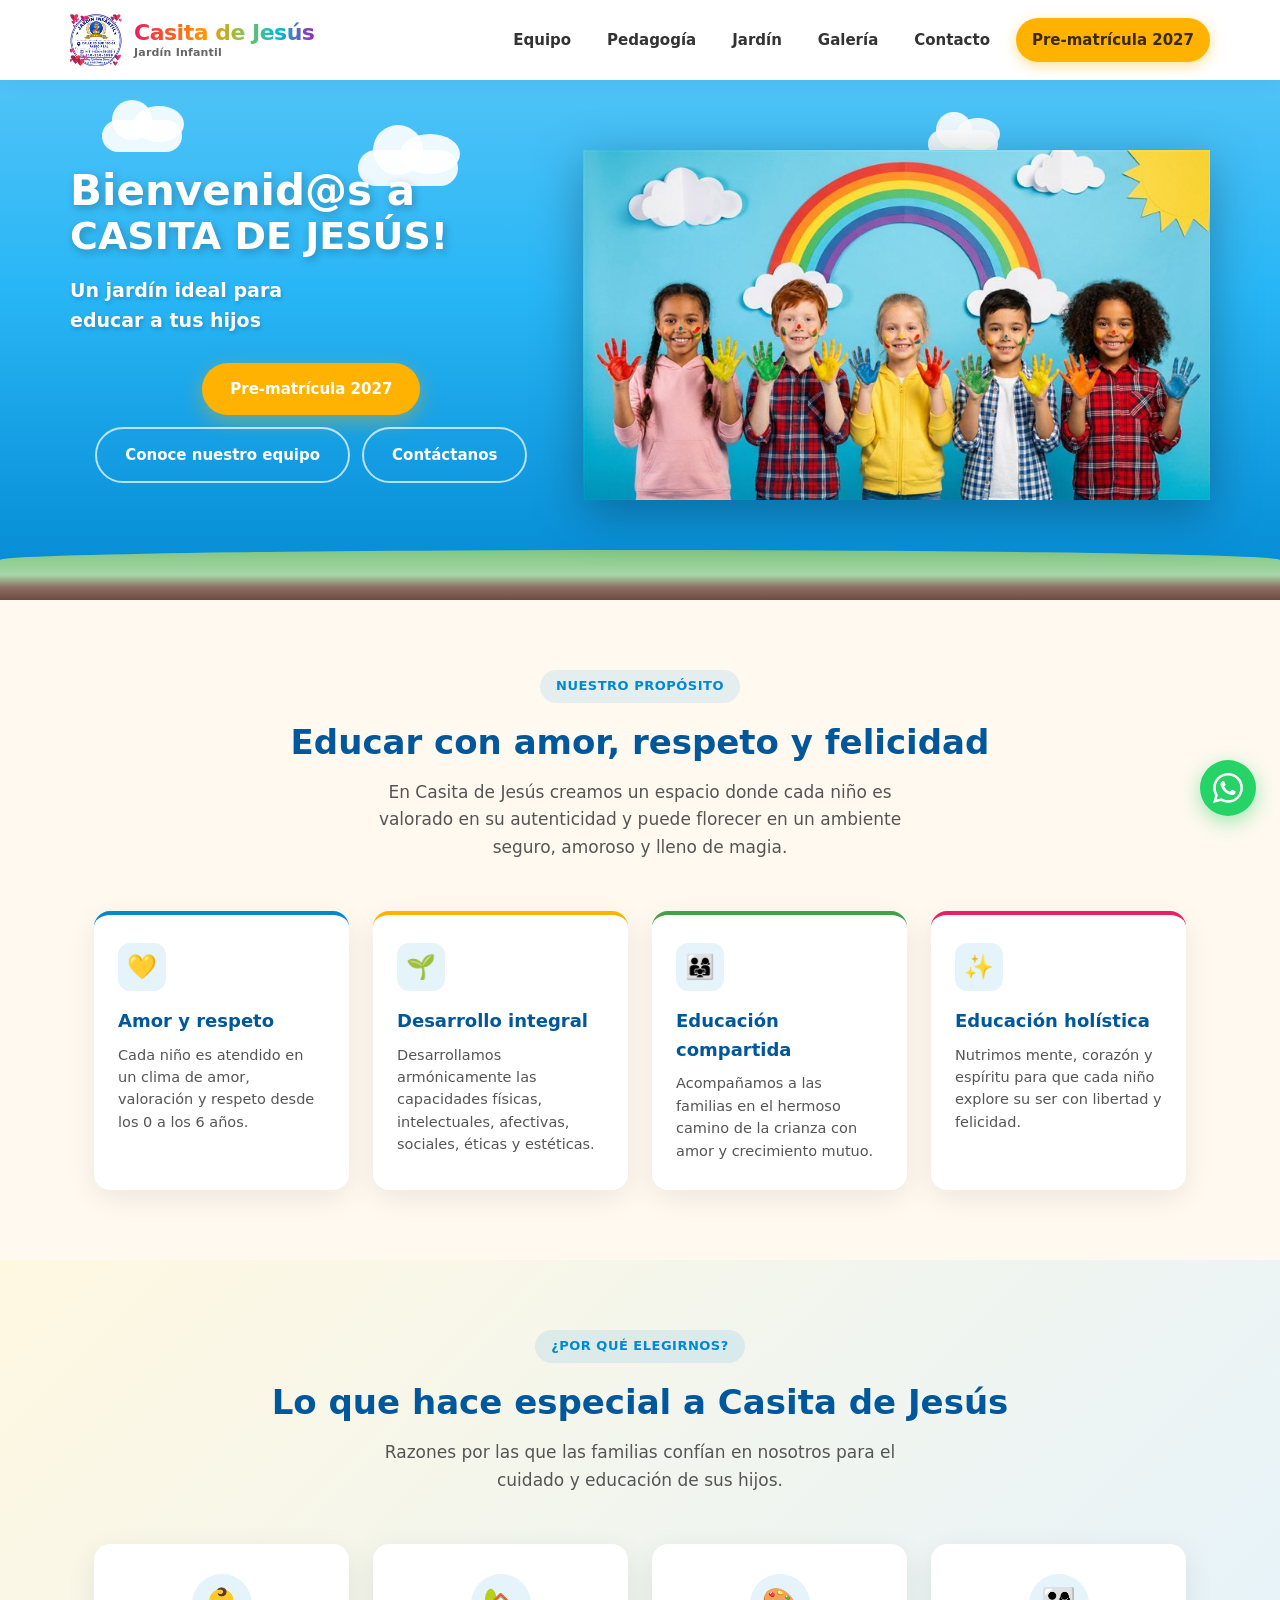
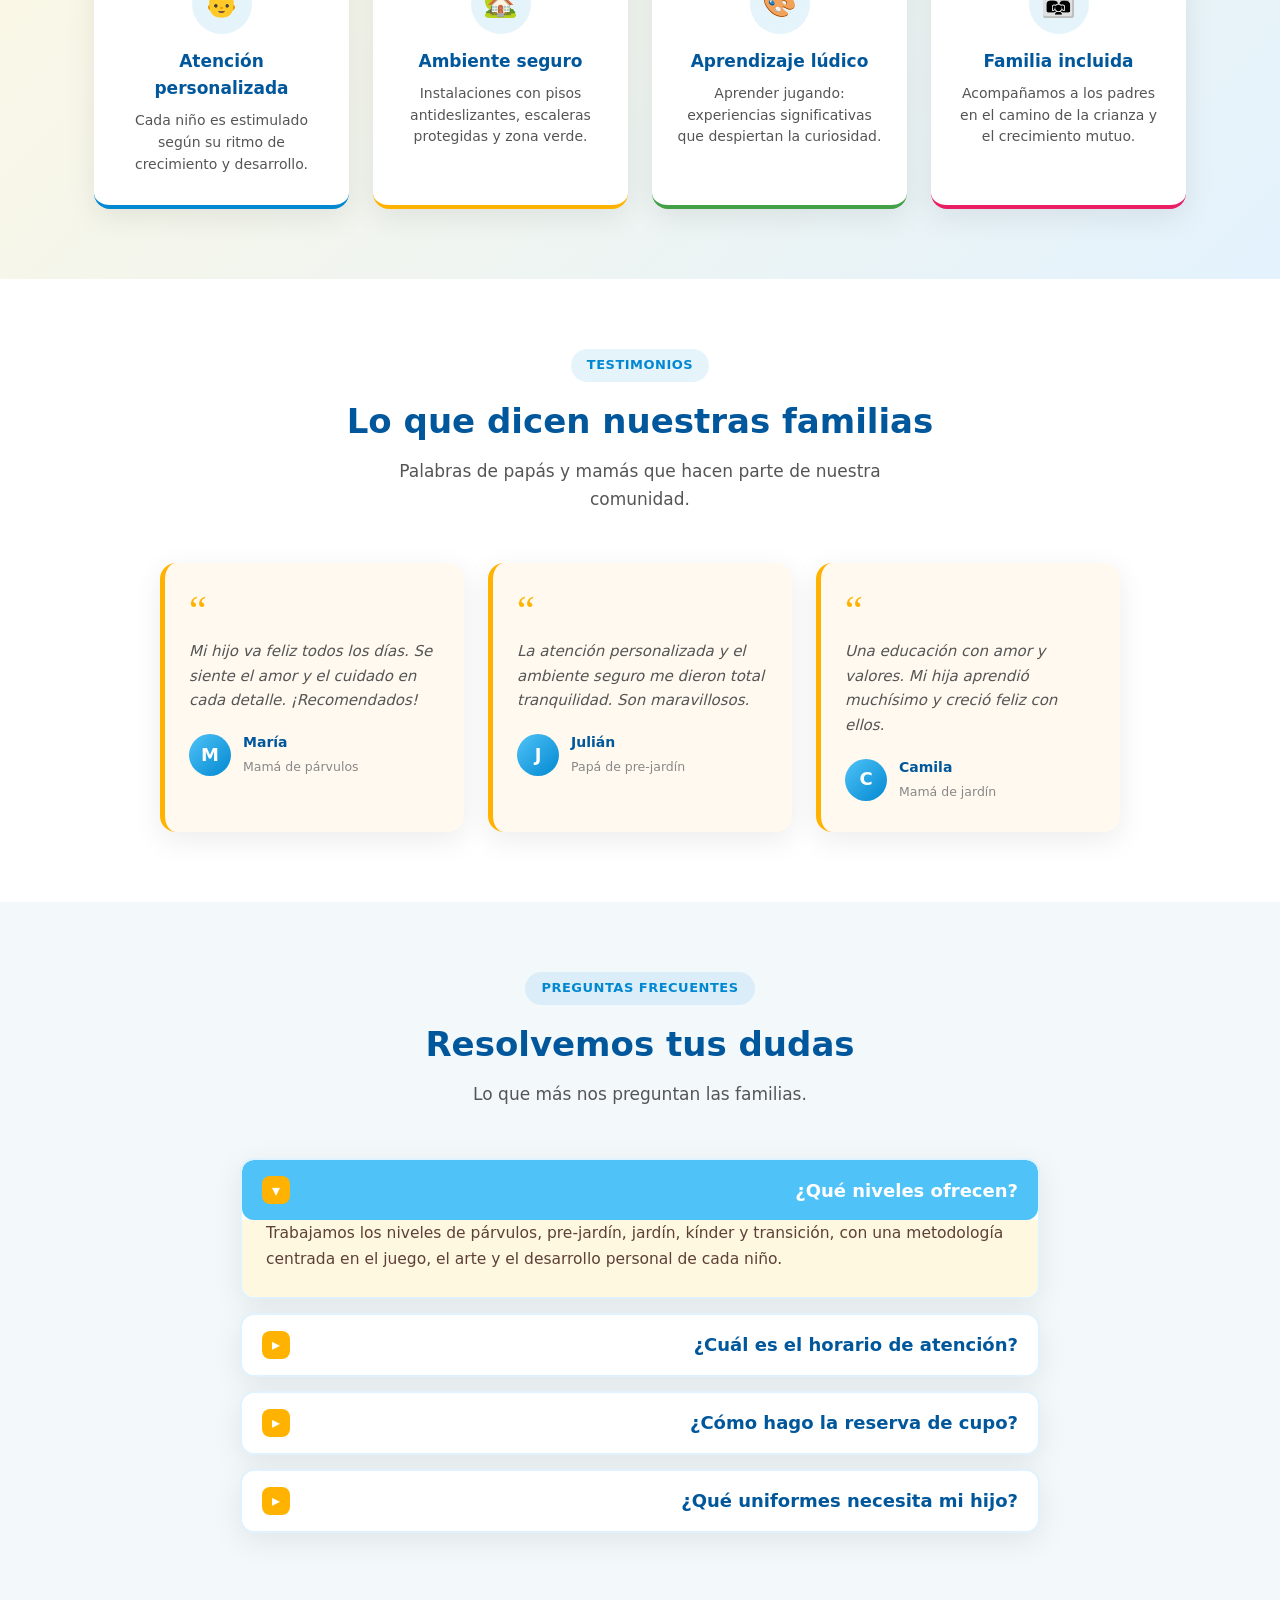
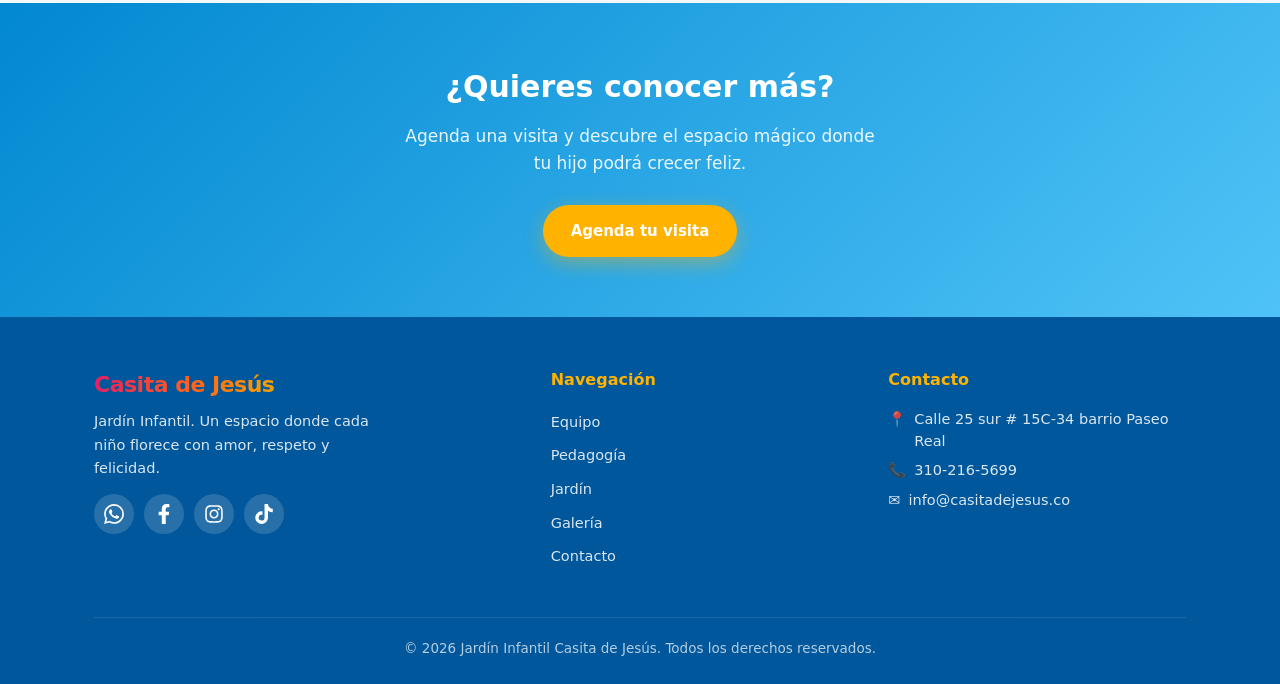
<file: index.html>
<!DOCTYPE html>
<html lang="es">
<head>
  <meta charset="UTF-8">
  <meta name="viewport" content="width=device-width, initial-scale=1.0">
  <title>Jardín Infantil Casita de Jesús</title>
  <link rel="icon" type="image/png" href="img/logo.png" sizes="200x200">
  <link rel="icon" href="favicon.ico" sizes="32x32">
  <meta name="description" content="Jardín Infantil Casita de Jesús. Un espacio ideal para educar a tus hijos con amor, respeto y felicidad.">
  <meta property="og:type" content="website">
  <meta property="og:title" content="Jardín Infantil Casita de Jesús">
  <meta property="og:description" content="Un espacio ideal para educar a tus hijos con amor, respeto y felicidad. ¡Agenda una visita!">
  <meta property="og:url" content="https://juancho946.github.io/casita-de-jesus/">
  <link rel="canonical" href="https://juancho946.github.io/casita-de-jesus/">
  <meta property="og:image" content="https://juancho946.github.io/casita-de-jesus/img/og-image.jpg">
  <meta name="twitter:card" content="summary">
  <link rel="preconnect" href="https://fonts.googleapis.com">
  <link rel="preconnect" href="https://fonts.gstatic.com" crossorigin>
  <link rel="stylesheet" href="css/styles.min.css">
  <meta http-equiv="Content-Security-Policy" content="default-src 'self'; img-src 'self' data: https:; script-src 'self' 'unsafe-inline' https://www.google.com https://docs.google.com; frame-src https://www.google.com https://docs.google.com; style-src 'self' 'unsafe-inline' https://fonts.googleapis.com; font-src 'self' https://fonts.gstatic.com;">
  <script type="application/ld+json">
  {
    "@context": "https://schema.org",
    "@type": "EducationalOrganization",
    "name": "Jardín Infantil Casita de Jesús",
    "alternateName": "Casita de Jesús",
    "url": "https://juancho946.github.io/casita-de-jesus/",
    "logo": "https://juancho946.github.io/casita-de-jesus/img/logo.png",
    "image": "https://juancho946.github.io/casita-de-jesus/img/og-image.jpg",
    "description": "Jardín infantil con niveles de párvulos, pre-jardín, jardín, kínder y transición. Educación con amor, respeto y felicidad.",
    "address": {
      "@type": "PostalAddress",
      "streetAddress": "Calle 25 sur # 15C-34, Paseo Real",
      "addressLocality": "Soacha",
      "addressRegion": "Cundinamarca",
      "addressCountry": "CO"
    },
    "telephone": "+573102165699",
    "email": "info@casitadejesus.cl",
    "sameAs": [
      "https://wa.me/573102165699"
    ]
  }
  </script>
</head>
<body>

  <!-- HEADER -->
  <header class="site-header">
    <div class="container header-inner">
      <a href="index.html" class="logo">
        <img src="img/logo.png" alt="Casita de Jesús" class="logo-img" width="200" height="200" onerror="this.style.display='none'">
        <div class="logo-text">
          <span class="logo-main">Casita de Jesús</span>
          <span class="logo-sub">Jardín Infantil</span>
        </div>
      </a>

      <button class="menu-toggle" aria-label="Abrir menú" onclick="document.querySelector('.main-nav').classList.toggle('open')">
        <span></span><span></span><span></span>
      </button>

      <nav class="main-nav">
        <ul>
          <li><a href="equipo.html" onclick="document.querySelector('.main-nav').classList.remove('open')">Equipo</a></li>
          <li><a href="pedagogia.html" onclick="document.querySelector('.main-nav').classList.remove('open')">Pedagogía</a></li>
          <li><a href="jardin.html" onclick="document.querySelector('.main-nav').classList.remove('open')">Jardín</a></li>
          <li><a href="galeria.html" onclick="document.querySelector('.main-nav').classList.remove('open')">Galería</a></li>
          <li><a href="contacto.html" onclick="document.querySelector('.main-nav').classList.remove('open')">Contacto</a></li>
          <li><a href="https://forms.gle/zJVR1BPDFFdQovUQ6" class="nav-cta" target="_blank" rel="noopener noreferrer" onclick="document.querySelector('.main-nav').classList.remove('open')">Pre-matrícula 2027</a></li>
        </ul>
      </nav>
    </div>
  </header>

  <!-- HERO -->
  <section class="hero">
    <div class="hero-bg">
      <div class="cloud c1"></div>
      <div class="cloud c2"></div>
      <div class="cloud c3"></div>
    </div>

    <div class="container hero-content">
      <div class="hero-text">
        <h1>Bienvenid@s a<br><span>CASITA DE JESÚS!</span></h1>
        <p>Un jardín ideal para educar a tus hijos</p>
        <div style="display:flex; gap:12px; flex-wrap:wrap; justify-content:center;">
          <a href="https://forms.gle/zJVR1BPDFFdQovUQ6" class="btn btn-primary" target="_blank" rel="noopener noreferrer" aria-label="Diligenciar pre-matrícula 2027">Pre-matrícula 2027</a>
          <a href="equipo.html" class="btn btn-outline">Conoce nuestro equipo</a>
          <a href="contacto.html" class="btn btn-outline">Contáctanos</a>
        </div>
      </div>

      <div class="hero-visual">
        <img src="img/kids.jpg" alt="Niños felices con pintura en las manos" class="hero-kids" width="800" height="447">
        <div class="sun">
          <div class="ray"></div>
          <div class="ray"></div>
          <div class="ray"></div>
          <div class="ray"></div>
          <div class="ray"></div>
          <div class="ray"></div>
          <div class="ray"></div>
          <div class="ray"></div>
          <div class="sun-core"></div>
        </div>
        <div class="rainbow"></div>
      </div>
    </div>

    <div class="ground"></div>
  </section>

  <!-- BREVE INTRO -->
  <section class="section">
    <div class="container">
      <div class="section-title reveal">
        <span class="section-badge">Nuestro propósito</span>
        <h2>Educar con amor, respeto y felicidad</h2>
        <p>En Casita de Jesús creamos un espacio donde cada niño es valorado en su autenticidad y puede florecer en un ambiente seguro, amoroso y lleno de magia.</p>
      </div>

      <div class="priorities-grid">
        <div class="priority-card reveal">
          <div class="priority-icon" aria-hidden="true">💛</div>
          <h3>Amor y respeto</h3>
          <p>Cada niño es atendido en un clima de amor, valoración y respeto desde los 0 a los 6 años.</p>
        </div>
        <div class="priority-card reveal">
          <div class="priority-icon" aria-hidden="true">🌱</div>
          <h3>Desarrollo integral</h3>
          <p>Desarrollamos armónicamente las capacidades físicas, intelectuales, afectivas, sociales, éticas y estéticas.</p>
        </div>
        <div class="priority-card reveal">
          <div class="priority-icon" aria-hidden="true">👨‍👩‍👧</div>
          <h3>Educación compartida</h3>
          <p>Acompañamos a las familias en el hermoso camino de la crianza con amor y crecimiento mutuo.</p>
        </div>
        <div class="priority-card reveal">
          <div class="priority-icon" aria-hidden="true">✨</div>
          <h3>Educación holística</h3>
          <p>Nutrimos mente, corazón y espíritu para que cada niño explore su ser con libertad y felicidad.</p>
        </div>
      </div>
    </div>
  </section>

  <!-- POR QUÉ ELEGIRNOS -->
  <section class="why-section">
    <div class="container">
      <div class="section-title reveal">
        <span class="section-badge">¿Por qué elegirnos?</span>
        <h2>Lo que hace especial a Casita de Jesús</h2>
        <p>Razones por las que las familias confían en nosotros para el cuidado y educación de sus hijos.</p>
      </div>
      <div class="why-grid">
        <div class="why-card reveal">
          <div class="icon" aria-hidden="true">👶</div>
          <h3>Atención personalizada</h3>
          <p>Cada niño es estimulado según su ritmo de crecimiento y desarrollo.</p>
        </div>
        <div class="why-card reveal">
          <div class="icon" aria-hidden="true">🏡</div>
          <h3>Ambiente seguro</h3>
          <p>Instalaciones con pisos antideslizantes, escaleras protegidas y zona verde.</p>
        </div>
        <div class="why-card reveal">
          <div class="icon" aria-hidden="true">🎨</div>
          <h3>Aprendizaje lúdico</h3>
          <p>Aprender jugando: experiencias significativas que despiertan la curiosidad.</p>
        </div>
        <div class="why-card reveal">
          <div class="icon" aria-hidden="true">👨‍👩‍👧</div>
          <h3>Familia incluida</h3>
          <p>Acompañamos a los padres en el camino de la crianza y el crecimiento mutuo.</p>
        </div>
      </div>
    </div>
  </section>

  <!-- TESTIMONIOS -->
  <section class="testimonials">
    <div class="container">
      <div class="section-title reveal">
        <span class="section-badge">Testimonios</span>
        <h2>Lo que dicen nuestras familias</h2>
        <p>Palabras de papás y mamás que hacen parte de nuestra comunidad.</p>
      </div>
      <div class="testimonials-grid">
        <div class="testimonial-card reveal">
          <div class="quote">“</div>
          <p>Mi hijo va feliz todos los días. Se siente el amor y el cuidado en cada detalle. ¡Recomendados!</p>
          <div class="author">
            <div class="avatar">M</div>
            <div><strong>María</strong><span>Mamá de párvulos</span></div>
          </div>
        </div>
        <div class="testimonial-card reveal">
          <div class="quote">“</div>
          <p>La atención personalizada y el ambiente seguro me dieron total tranquilidad. Son maravillosos.</p>
          <div class="author">
            <div class="avatar">J</div>
            <div><strong>Julián</strong><span>Papá de pre-jardín</span></div>
          </div>
        </div>
        <div class="testimonial-card reveal">
          <div class="quote">“</div>
          <p>Una educación con amor y valores. Mi hija aprendió muchísimo y creció feliz con ellos.</p>
          <div class="author">
            <div class="avatar">C</div>
            <div><strong>Camila</strong><span>Mamá de jardín</span></div>
          </div>
        </div>
      </div>
    </div>
  </section>

  <!-- FAQ -->
  <section class="faq-section">
    <div class="container">
      <div class="section-title reveal">
        <span class="section-badge">Preguntas frecuentes</span>
        <h2>Resolvemos tus dudas</h2>
        <p>Lo que más nos preguntan las familias.</p>
      </div>
      <div class="accordion reveal">
        <div class="accordion-item open">
          <button class="accordion-header" onclick="toggleAccordion(this)">
            <span class="acc-icon">▾</span> ¿Qué niveles ofrecen?
          </button>
          <div class="accordion-body">
            <div class="accordion-content">
              <p>Trabajamos los niveles de párvulos, pre-jardín, jardín, kínder y transición, con una metodología centrada en el juego, el arte y el desarrollo personal de cada niño.</p>
            </div>
          </div>
        </div>

        <div class="accordion-item">
          <button class="accordion-header" onclick="toggleAccordion(this)">
            <span class="acc-icon">▸</span> ¿Cuál es el horario de atención?
          </button>
          <div class="accordion-body">
            <div class="accordion-content">
              <p>Atendemos de lunes a viernes, de 8:00 a.m. a 4:00 p.m.</p>
            </div>
          </div>
        </div>

        <div class="accordion-item">
          <button class="accordion-header" onclick="toggleAccordion(this)">
            <span class="acc-icon">▸</span> ¿Cómo hago la reserva de cupo?
          </button>
          <div class="accordion-body">
            <div class="accordion-content">
              <p>Contáctanos por WhatsApp, teléfono o el formulario de la página de contacto. Trabajamos con cupos limitados, por eso te recomendamos reservar con anticipación.</p>
            </div>
          </div>
        </div>

        <div class="accordion-item">
          <button class="accordion-header" onclick="toggleAccordion(this)">
            <span class="acc-icon">▸</span> ¿Qué uniformes necesita mi hijo?
          </button>
          <div class="accordion-body">
            <div class="accordion-content">
              <p>Dos uniformes: una sudadera para gimnasia, paseos y salidas, y un delantal para las actividades comunes del jardín.</p>
            </div>
          </div>
        </div>
      </div>
    </div>
  </section>

  <!-- CTA -->
  <section style="background: linear-gradient(135deg, #0288d1, #4fc3f7); padding: 60px 0; text-align: center; color: white;">
    <div class="container">
      <h2 style="font-size: 30px; font-weight: 900; margin-bottom: 12px;">¿Quieres conocer más?</h2>
      <p style="font-size: 17px; opacity: 0.9; margin-bottom: 28px; max-width: 480px; margin-left: auto; margin-right: auto;">Agenda una visita y descubre el espacio mágico donde tu hijo podrá crecer feliz.</p>
      <a href="contacto.html" class="btn btn-primary">Agenda tu visita</a>
    </div>
  </section>

  <!-- FOOTER -->
  <footer class="site-footer">
    <div class="container">
      <div class="footer-grid">
        <div class="footer-brand">
          <div class="logo-main">Casita de Jesús</div>
          <p>Jardín Infantil. Un espacio donde cada niño florece con amor, respeto y felicidad.</p>
          <div class="social-links">
            <a href="https://wa.me/573102165699?text=Hola%2C%20me%20gustar%C3%ADa%20informaci%C3%B3n%20sobre%20cupos%20en%20Casita%20de%20Jes%C3%BAs" target="_blank" rel="noopener" aria-label="WhatsApp"><svg xmlns="http://www.w3.org/2000/svg" viewBox="0 0 24 24" fill="currentColor" aria-hidden="true"><path d="M17.472 14.382c-.297-.149-1.758-.867-2.03-.967-.273-.099-.471-.148-.67.15-.197.297-.767.966-.94 1.164-.173.199-.347.223-.644.075-.297-.15-1.255-.463-2.39-1.475-.883-.788-1.48-1.761-1.653-2.059-.173-.297-.018-.458.13-.606.134-.133.298-.347.446-.52.149-.174.198-.298.298-.497.099-.198.05-.371-.025-.52-.075-.149-.669-1.612-.916-2.207-.242-.579-.487-.5-.669-.51-.173-.008-.371-.01-.57-.01-.198 0-.52.074-.792.372-.272.297-1.04 1.016-1.04 2.479 0 1.462 1.065 2.875 1.213 3.074.149.198 2.096 3.2 5.077 4.487.709.306 1.262.489 1.694.625.712.227 1.36.195 1.871.118.571-.085 1.758-.719 2.006-1.413.248-.694.248-1.289.173-1.413-.074-.124-.272-.198-.57-.347m-5.421 7.403h-.004a9.87 9.87 0 01-5.031-1.378l-.361-.214-3.741.982.998-3.648-.235-.374a9.86 9.86 0 01-1.51-5.26c.001-5.45 4.436-9.884 9.888-9.884 2.64 0 5.122 1.03 6.988 2.898a9.825 9.825 0 012.893 6.994c-.003 5.45-4.437 9.884-9.885 9.884m8.413-18.297A11.815 11.815 0 0012.05 0C5.495 0 .16 5.335.157 11.892c0 2.096.547 4.142 1.588 5.945L.057 24l6.305-1.654a11.882 11.882 0 005.683 1.448h.005c6.554 0 11.89-5.335 11.893-11.893a11.821 11.821 0 00-3.48-8.413z"/></svg></a>
            <a href="https://www.facebook.com/share/19VA4uP5dw/" target="_blank" rel="noopener" aria-label="Facebook"><svg xmlns="http://www.w3.org/2000/svg" viewBox="0 0 320 512" fill="currentColor" aria-hidden="true"><path d="M279.14 288l14.22-92.66h-88.91v-60.13c0-25.35 12.42-50.06 52.24-50.06h40.42V6.26S260.43 0 225.36 0c-73.22 0-121.08 44.38-121.08 124.72v70.62H22.89V288h81.39v224h100.17V288z"/></svg></a>
            <a href="https://www.instagram.com/jesuscasitade/" target="_blank" rel="noopener" aria-label="Instagram"><svg xmlns="http://www.w3.org/2000/svg" viewBox="0 0 448 512" fill="currentColor" aria-hidden="true"><path d="M224.1 141c-63.6 0-114.9 51.3-114.9 114.9s51.3 114.9 114.9 114.9S339 319.5 339 255.9 287.7 141 224.1 141zm0 189.6c-41.1 0-74.7-33.5-74.7-74.7s33.5-74.7 74.7-74.7 74.7 33.5 74.7 74.7-33.6 74.7-74.7 74.7zm146.4-194.3c0 14.9-12 26.8-26.8 26.8-14.9 0-26.8-12-26.8-26.8s12-26.8 26.8-26.8 26.8 12 26.8 26.8zm76.1 27.2c-1.7-35.9-9.9-67.7-36.2-93.9-26.2-26.2-58-34.4-93.9-36.2-37-2.1-147.9-2.1-184.9 0-35.8 1.7-67.6 9.9-93.9 36.1s-34.4 58-36.2 93.9c-2.1 37-2.1 147.9 0 184.9 1.7 35.9 9.9 67.7 36.2 93.9s58 34.4 93.9 36.2c37 2.1 147.9 2.1 184.9 0 35.9-1.7 67.7-9.9 93.9-36.2 26.2-26.2 34.4-58 36.2-93.9 2.1-37 2.1-147.8 0-184.8zM398.8 388c-7.8 19.6-22.9 34.7-42.6 42.6-29.5 11.7-99.5 9-132.1 9s-102.7 2.6-132.1-9c-19.6-7.8-34.7-22.9-42.6-42.6-11.7-29.5-9-99.5-9-132.1s-2.6-102.7 9-132.1c7.8-19.6 22.9-34.7 42.6-42.6 29.5-11.7 99.5-9 132.1-9s102.7-2.6 132.1 9c19.6 7.8 34.7 22.9 42.6 42.6 11.7 29.5 9 99.5 9 132.1s2.7 102.7-9 132.1z"/></svg></a>
            <a href="https://www.tiktok.com/@casitadejesus" target="_blank" rel="noopener" aria-label="TikTok"><svg xmlns="http://www.w3.org/2000/svg" viewBox="0 0 448 512" fill="currentColor" aria-hidden="true"><path d="M448,209.91a210.06,210.06,0,0,1-122.77-39.25V349.38A162.55,162.55,0,1,1,185,188.31V278.2a74.62,74.62,0,1,0,52.23,71.18V0l88,0a121.18,121.18,0,0,0,1.86,22.17h0A122.18,122.18,0,0,0,381,102.39a121.43,121.43,0,0,0,67,20.14Z"/></svg></a>
          </div>
        </div>
        <div class="footer-col">
          <h4>Navegación</h4>
          <ul>
            <li><a href="equipo.html">Equipo</a></li>
            <li><a href="pedagogia.html">Pedagogía</a></li>
            <li><a href="jardin.html">Jardín</a></li>
            <li><a href="galeria.html">Galería</a></li>
            <li><a href="contacto.html">Contacto</a></li>
          </ul>
        </div>
        <div class="footer-col">
          <h4>Contacto</h4>
          <ul>
            <li><a class="footer-link" href="https://maps.app.goo.gl/UqUyERWtNpwERDyy7" target="_blank" rel="noopener"><span aria-hidden="true">📍</span> Calle 25 sur # 15C-34 barrio Paseo Real</a></li>
            <li><a class="footer-link" href="tel:+573102165699"><span aria-hidden="true">📞</span> 310-216-5699</a></li>
            <li><a class="footer-link" href="mailto:info@casitadejesus.co"><span aria-hidden="true">✉️</span> info@casitadejesus.co</a></li>
          </ul>
        </div>
      </div>
      <div class="footer-bottom">
        &copy; <span id="currentYear"></span> Jardín Infantil Casita de Jesús. Todos los derechos reservados.
      </div>
    </div>
  </footer>

  <!-- BOTÓN VOLVER ARRIBA -->
  <a href="https://wa.me/573102165699?text=Hola%2C%20me%20gustar%C3%ADa%20informaci%C3%B3n%20sobre%20cupos%20en%20Casita%20de%20Jes%C3%BAs" target="_blank" rel="noopener" class="wa-float" aria-label="WhatsApp"><svg xmlns="http://www.w3.org/2000/svg" viewBox="0 0 24 24" fill="currentColor" aria-hidden="true"><path d="M17.472 14.382c-.297-.149-1.758-.867-2.03-.967-.273-.099-.471-.148-.67.15-.197.297-.767.966-.94 1.164-.173.199-.347.223-.644.075-.297-.15-1.255-.463-2.39-1.475-.883-.788-1.48-1.761-1.653-2.059-.173-.297-.018-.458.13-.606.134-.133.298-.347.446-.52.149-.174.198-.298.298-.497.099-.198.05-.371-.025-.52-.075-.149-.669-1.612-.916-2.207-.242-.579-.487-.5-.669-.51-.173-.008-.371-.01-.57-.01-.198 0-.52.074-.792.372-.272.297-1.04 1.016-1.04 2.479 0 1.462 1.065 2.875 1.213 3.074.149.198 2.096 3.2 5.077 4.487.709.306 1.262.489 1.694.625.712.227 1.36.195 1.871.118.571-.085 1.758-.719 2.006-1.413.248-.694.248-1.289.173-1.413-.074-.124-.272-.198-.57-.347m-5.421 7.403h-.004a9.87 9.87 0 01-5.031-1.378l-.361-.214-3.741.982.998-3.648-.235-.374a9.86 9.86 0 01-1.51-5.26c.001-5.45 4.436-9.884 9.888-9.884 2.64 0 5.122 1.03 6.988 2.898a9.825 9.825 0 012.893 6.994c-.003 5.45-4.437 9.884-9.885 9.884m8.413-18.297A11.815 11.815 0 0012.05 0C5.495 0 .16 5.335.157 11.892c0 2.096.547 4.142 1.588 5.945L.057 24l6.305-1.654a11.882 11.882 0 005.683 1.448h.005c6.554 0 11.89-5.335 11.893-11.893a11.821 11.821 0 00-3.48-8.413z"/></svg></a>

  <button class="scroll-top" id="scrollTop" aria-label="Volver arriba">↑</button>

  <!-- SCRIPTS -->
  <script>
    const scrollBtn = document.getElementById('scrollTop');
    function onScroll() {
      if (window.scrollY > 400) {
        scrollBtn.classList.add('visible');
      } else {
        scrollBtn.classList.remove('visible');
      }
    }
    window.addEventListener('scroll', onScroll);
    onScroll();
    if (scrollBtn) {
      scrollBtn.addEventListener('click', () => {
        window.scrollTo({ top: 0, behavior: 'smooth' });
      });
    }

    const observer = new IntersectionObserver((entries) => {
      entries.forEach(entry => {
        if (entry.isIntersecting) {
          entry.target.classList.add('visible');
          observer.unobserve(entry.target);
        }
      });
    }, { threshold: 0.15 });
    document.querySelectorAll('.reveal').forEach(el => observer.observe(el));

    document.addEventListener('click', (e) => {
      const nav = document.querySelector('.main-nav');
      const toggle = document.querySelector('.menu-toggle');
      if (nav && nav.classList.contains('open') && !nav.contains(e.target) && !toggle.contains(e.target)) {
        nav.classList.remove('open');
      }
    });

    const current = location.pathname.split('/').pop() || 'index.html';
    document.querySelectorAll('.main-nav a').forEach(a => {
      if (a.getAttribute('href') === current) a.classList.add('active');
    });

    function toggleAccordion(header) {
      const item = header.parentElement;
      const isOpen = item.classList.contains('open');
      document.querySelectorAll('.accordion-item').forEach(i => {
        i.classList.remove('open');
        const icon = i.querySelector('.acc-icon');
        if (icon) icon.textContent = '▸';
      });
      if (!isOpen) {
        item.classList.add('open');
        header.querySelector('.acc-icon').textContent = '▾';
      }
    }

    document.getElementById('currentYear').textContent = new Date().getFullYear();
  </script>

</body>
</html>
</file>
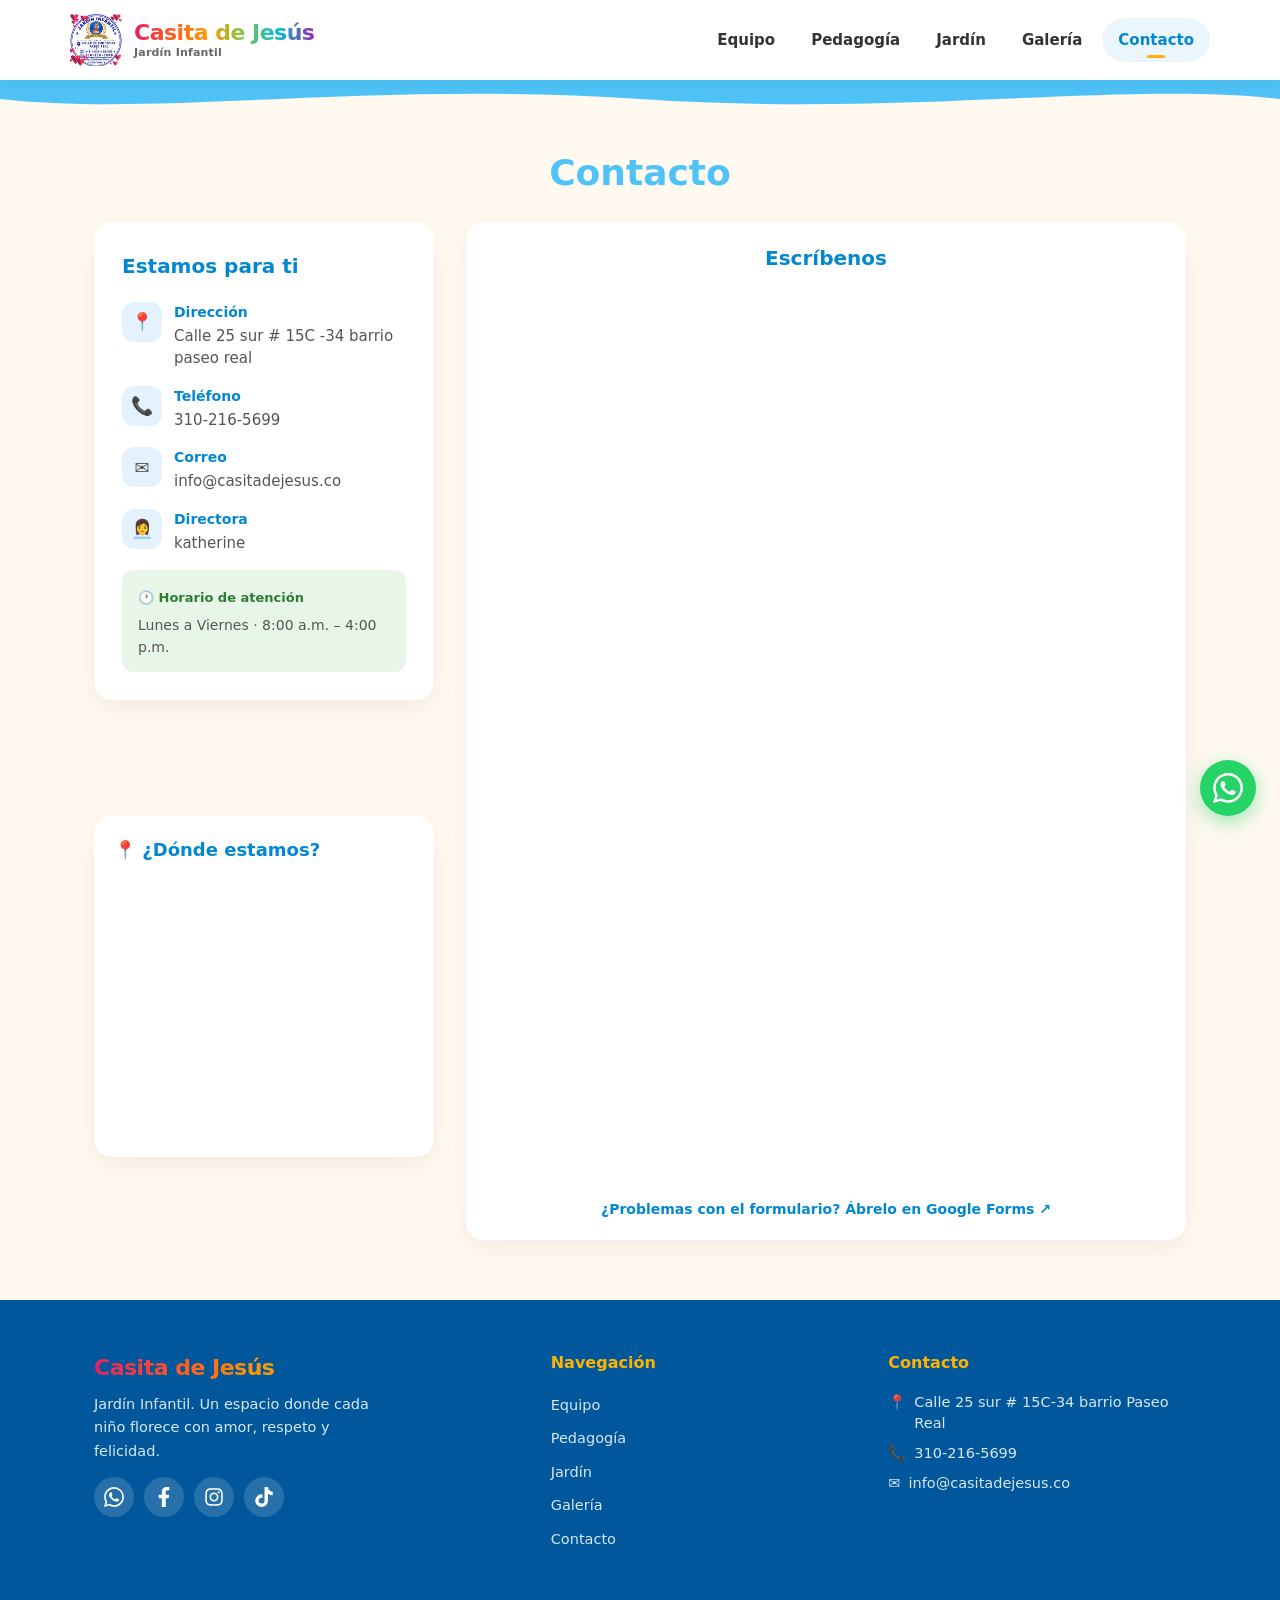
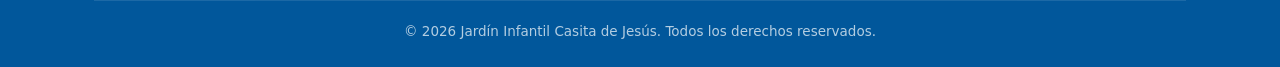
<file: contacto.html>
﻿<!DOCTYPE html>
<html lang="es">
<head>
  <meta charset="UTF-8">
  <meta name="viewport" content="width=device-width, initial-scale=1.0">
  <title>Contacto - Jardín Infantil Casita de Jesús</title>
  <link rel="icon" type="image/png" href="img/logo.png" sizes="200x200">
  <link rel="icon" href="favicon.ico" sizes="32x32">
  <meta name="description" content="Contacta al Jardín Infantil Casita de Jesús. Dirección, teléfono, correo y formulario de contacto.">
  <meta property="og:type" content="website">
  <meta property="og:title" content="Contacto - Jardín Infantil Casita de Jesús">
  <meta property="og:description" content="Dirección, teléfono, correo y formulario de contacto del Jardín Infantil Casita de Jesús.">
  <meta property="og:url" content="https://juancho946.github.io/casita-de-jesus/contacto.html">
  <link rel="canonical" href="https://juancho946.github.io/casita-de-jesus/contacto.html">
  <meta property="og:image" content="https://juancho946.github.io/casita-de-jesus/img/og-image.jpg">
  <meta name="twitter:card" content="summary">
  <link rel="preconnect" href="https://fonts.googleapis.com">
  <link rel="preconnect" href="https://fonts.gstatic.com" crossorigin>
  <link rel="stylesheet" href="css/styles.min.css">
  <meta http-equiv="Content-Security-Policy" content="default-src 'self'; img-src 'self' data: https:; script-src 'self' 'unsafe-inline' https://www.google.com https://docs.google.com; frame-src https://www.google.com https://docs.google.com; style-src 'self' 'unsafe-inline' https://fonts.googleapis.com; font-src 'self' https://fonts.gstatic.com;">
  <script type="application/ld+json">
  {
    "@context": "https://schema.org",
    "@type": "WebSite",
    "name": "Jardín Infantil Casita de Jesús",
    "url": "https://juancho946.github.io/casita-de-jesus/contacto.html"
  }
  </script>
</head>
<body>

  <header class="site-header">
    <div class="container header-inner">
      <a href="index.html" class="logo">
        <img src="img/logo.png" alt="Casita de Jesús" class="logo-img" width="200" height="200" onerror="this.style.display='none'">
        <div class="logo-text">
          <span class="logo-main">Casita de Jesús</span>
          <span class="logo-sub">Jardín Infantil</span>
        </div>
      </a>
      <button class="menu-toggle" aria-label="Abrir menú" onclick="document.querySelector('.main-nav').classList.toggle('open')">
        <span></span><span></span><span></span>
      </button>
      <nav class="main-nav">
        <ul>
          <li><a href="equipo.html" onclick="document.querySelector('.main-nav').classList.remove('open')">Equipo</a></li>
          <li><a href="pedagogia.html" onclick="document.querySelector('.main-nav').classList.remove('open')">Pedagogía</a></li>
          <li><a href="jardin.html" onclick="document.querySelector('.main-nav').classList.remove('open')">Jardín</a></li>
          <li><a href="galeria.html" onclick="document.querySelector('.main-nav').classList.remove('open')">Galería</a></li>
          <li><a href="contacto.html" class="active" onclick="document.querySelector('.main-nav').classList.remove('open')">Contacto</a></li>
        </ul>
      </nav>
    </div>
  </header>

  <div class="wave-top"></div>
  <div class="page-title-bar">
    <div class="container"><h1>Contacto</h1></div>
  </div>

  <section style="padding: 10px 0 0;">
    <div class="container">
      <div class="contacto-layout reveal">

        <!-- Información -->
        <div class="info-card">
          <h2>Estamos para ti</h2>

          <div class="info-item">
            <div class="icon" aria-hidden="true">📍</div>
            <div>
              <strong>Dirección</strong>
              Calle 25 sur # 15C -34 barrio paseo real
            </div>
          </div>

          <div class="info-item">
            <div class="icon" aria-hidden="true">📞</div>
            <div>
              <strong>Teléfono</strong>
              310-216-5699
            </div>
          </div>

          <div class="info-item">
            <div class="icon" aria-hidden="true">✉️</div>
            <div>
              <strong>Correo</strong>
              info@casitadejesus.co
            </div>
          </div>

          <div class="info-item">
            <div class="icon" aria-hidden="true">👩‍💼</div>
            <div>
              <strong>Directora</strong>
              katherine
            </div>
          </div>

          <div class="horario-box">
            <strong>🕐 Horario de atención</strong>
            <p>Lunes a Viernes · 8:00 a.m. – 4:00 p.m.</p>
          </div>
        </div>

        <!-- Mapa -->
        <div class="map-card">
          <h2>📍 ¿Dónde estamos?</h2>
          <div class="map-wrapper">
            <iframe
              src="https://www.google.com/maps?q=Jardin+Infantil+Casita+De+Jesus,+Calle+25+Sur,+Soacha,+Cundinamarca&output=embed"
              width="100%"
              height="300"
              style="border:0;"
              allowfullscreen
              loading="lazy"
              referrerpolicy="no-referrer-when-downgrade">
            </iframe>
          </div>
        </div>

        <!-- Google Form -->
        <div class="form-card">
          <h2>Escríbenos</h2>
          <div class="form-wrapper">
            <iframe 
              src="https://docs.google.com/forms/d/e/1FAIpQLScr49GGNNKWNklA_KKnTT60SARDgdqI90qNB6m9SMErvgQhwQ/viewform?embedded=true" 
              width="100%" 
              height="900"
              style="min-height: 600px; height: 100vh; max-height: 1000px;"
              loading="lazy"
              title="Formulario de contacto Casita de Jesús">
              Cargando…
            </iframe>
          </div>
          <p style="text-align:center; margin-top:12px; font-size:14px; color:#666;">
            <a href="https://docs.google.com/forms/d/e/1FAIpQLScr49GGNNKWNklA_KKnTT60SARDgdqI90qNB6m9SMErvgQhwQ/viewform" target="_blank" rel="noopener" style="color:var(--primary); font-weight:700;">
              ¿Problemas con el formulario? Ábrelo en Google Forms ↗
            </a>
          </p>
        </div>

      </div>
    </div>
  </section>

  <footer class="site-footer">
    <div class="container">
      <div class="footer-grid">
        <div class="footer-brand">
          <div class="logo-main">Casita de Jesús</div>
          <p>Jardín Infantil. Un espacio donde cada niño florece con amor, respeto y felicidad.</p>
          <div class="social-links">
            <a href="https://wa.me/573102165699?text=Hola%2C%20me%20gustar%C3%ADa%20informaci%C3%B3n%20sobre%20cupos%20en%20Casita%20de%20Jes%C3%BAs" target="_blank" rel="noopener" aria-label="WhatsApp"><svg xmlns="http://www.w3.org/2000/svg" viewBox="0 0 24 24" fill="currentColor" aria-hidden="true"><path d="M17.472 14.382c-.297-.149-1.758-.867-2.03-.967-.273-.099-.471-.148-.67.15-.197.297-.767.966-.94 1.164-.173.199-.347.223-.644.075-.297-.15-1.255-.463-2.39-1.475-.883-.788-1.48-1.761-1.653-2.059-.173-.297-.018-.458.13-.606.134-.133.298-.347.446-.52.149-.174.198-.298.298-.497.099-.198.05-.371-.025-.52-.075-.149-.669-1.612-.916-2.207-.242-.579-.487-.5-.669-.51-.173-.008-.371-.01-.57-.01-.198 0-.52.074-.792.372-.272.297-1.04 1.016-1.04 2.479 0 1.462 1.065 2.875 1.213 3.074.149.198 2.096 3.2 5.077 4.487.709.306 1.262.489 1.694.625.712.227 1.36.195 1.871.118.571-.085 1.758-.719 2.006-1.413.248-.694.248-1.289.173-1.413-.074-.124-.272-.198-.57-.347m-5.421 7.403h-.004a9.87 9.87 0 01-5.031-1.378l-.361-.214-3.741.982.998-3.648-.235-.374a9.86 9.86 0 01-1.51-5.26c.001-5.45 4.436-9.884 9.888-9.884 2.64 0 5.122 1.03 6.988 2.898a9.825 9.825 0 012.893 6.994c-.003 5.45-4.437 9.884-9.885 9.884m8.413-18.297A11.815 11.815 0 0012.05 0C5.495 0 .16 5.335.157 11.892c0 2.096.547 4.142 1.588 5.945L.057 24l6.305-1.654a11.882 11.882 0 005.683 1.448h.005c6.554 0 11.89-5.335 11.893-11.893a11.821 11.821 0 00-3.48-8.413z"/></svg></a>
            <a href="https://www.facebook.com/share/19VA4uP5dw/" target="_blank" rel="noopener" aria-label="Facebook"><svg xmlns="http://www.w3.org/2000/svg" viewBox="0 0 320 512" fill="currentColor" aria-hidden="true"><path d="M279.14 288l14.22-92.66h-88.91v-60.13c0-25.35 12.42-50.06 52.24-50.06h40.42V6.26S260.43 0 225.36 0c-73.22 0-121.08 44.38-121.08 124.72v70.62H22.89V288h81.39v224h100.17V288z"/></svg></a>
            <a href="https://www.instagram.com/jesuscasitade/" target="_blank" rel="noopener" aria-label="Instagram"><svg xmlns="http://www.w3.org/2000/svg" viewBox="0 0 448 512" fill="currentColor" aria-hidden="true"><path d="M224.1 141c-63.6 0-114.9 51.3-114.9 114.9s51.3 114.9 114.9 114.9S339 319.5 339 255.9 287.7 141 224.1 141zm0 189.6c-41.1 0-74.7-33.5-74.7-74.7s33.5-74.7 74.7-74.7 74.7 33.5 74.7 74.7-33.6 74.7-74.7 74.7zm146.4-194.3c0 14.9-12 26.8-26.8 26.8-14.9 0-26.8-12-26.8-26.8s12-26.8 26.8-26.8 26.8 12 26.8 26.8zm76.1 27.2c-1.7-35.9-9.9-67.7-36.2-93.9-26.2-26.2-58-34.4-93.9-36.2-37-2.1-147.9-2.1-184.9 0-35.8 1.7-67.6 9.9-93.9 36.1s-34.4 58-36.2 93.9c-2.1 37-2.1 147.9 0 184.9 1.7 35.9 9.9 67.7 36.2 93.9s58 34.4 93.9 36.2c37 2.1 147.9 2.1 184.9 0 35.9-1.7 67.7-9.9 93.9-36.2 26.2-26.2 34.4-58 36.2-93.9 2.1-37 2.1-147.8 0-184.8zM398.8 388c-7.8 19.6-22.9 34.7-42.6 42.6-29.5 11.7-99.5 9-132.1 9s-102.7 2.6-132.1-9c-19.6-7.8-34.7-22.9-42.6-42.6-11.7-29.5-9-99.5-9-132.1s-2.6-102.7 9-132.1c7.8-19.6 22.9-34.7 42.6-42.6 29.5-11.7 99.5-9 132.1-9s102.7-2.6 132.1 9c19.6 7.8 34.7 22.9 42.6 42.6 11.7 29.5 9 99.5 9 132.1s2.7 102.7-9 132.1z"/></svg></a>
            <a href="https://www.tiktok.com/@casitadejesus" target="_blank" rel="noopener" aria-label="TikTok"><svg xmlns="http://www.w3.org/2000/svg" viewBox="0 0 448 512" fill="currentColor" aria-hidden="true"><path d="M448,209.91a210.06,210.06,0,0,1-122.77-39.25V349.38A162.55,162.55,0,1,1,185,188.31V278.2a74.62,74.62,0,1,0,52.23,71.18V0l88,0a121.18,121.18,0,0,0,1.86,22.17h0A122.18,122.18,0,0,0,381,102.39a121.43,121.43,0,0,0,67,20.14Z"/></svg></a>
          </div>
        </div>
        <div class="footer-col">
          <h4>Navegación</h4>
          <ul>
            <li><a href="equipo.html">Equipo</a></li>
            <li><a href="pedagogia.html">Pedagogía</a></li>
            <li><a href="jardin.html">Jardín</a></li>
            <li><a href="galeria.html">Galería</a></li>
            <li><a href="contacto.html">Contacto</a></li>
          </ul>
        </div>
        <div class="footer-col">
          <h4>Contacto</h4>
          <ul>
            <li><a class="footer-link" href="https://maps.app.goo.gl/UqUyERWtNpwERDyy7" target="_blank" rel="noopener"><span aria-hidden="true">📍</span> Calle 25 sur # 15C-34 barrio Paseo Real</a></li>
            <li><a class="footer-link" href="tel:+573102165699"><span aria-hidden="true">📞</span> 310-216-5699</a></li>
            <li><a class="footer-link" href="mailto:info@casitadejesus.co"><span aria-hidden="true">✉️</span> info@casitadejesus.co</a></li>
          </ul>
        </div>
      </div>
      <div class="footer-bottom">&copy; <span id="currentYear"></span> Jardín Infantil Casita de Jesús. Todos los derechos reservados.</div>
    </div>
  </footer>

  <a href="https://wa.me/573102165699?text=Hola%2C%20me%20gustar%C3%ADa%20informaci%C3%B3n%20sobre%20cupos%20en%20Casita%20de%20Jes%C3%BAs" target="_blank" rel="noopener" class="wa-float" aria-label="WhatsApp"><svg xmlns="http://www.w3.org/2000/svg" viewBox="0 0 24 24" fill="currentColor" aria-hidden="true"><path d="M17.472 14.382c-.297-.149-1.758-.867-2.03-.967-.273-.099-.471-.148-.67.15-.197.297-.767.966-.94 1.164-.173.199-.347.223-.644.075-.297-.15-1.255-.463-2.39-1.475-.883-.788-1.48-1.761-1.653-2.059-.173-.297-.018-.458.13-.606.134-.133.298-.347.446-.52.149-.174.198-.298.298-.497.099-.198.05-.371-.025-.52-.075-.149-.669-1.612-.916-2.207-.242-.579-.487-.5-.669-.51-.173-.008-.371-.01-.57-.01-.198 0-.52.074-.792.372-.272.297-1.04 1.016-1.04 2.479 0 1.462 1.065 2.875 1.213 3.074.149.198 2.096 3.2 5.077 4.487.709.306 1.262.489 1.694.625.712.227 1.36.195 1.871.118.571-.085 1.758-.719 2.006-1.413.248-.694.248-1.289.173-1.413-.074-.124-.272-.198-.57-.347m-5.421 7.403h-.004a9.87 9.87 0 01-5.031-1.378l-.361-.214-3.741.982.998-3.648-.235-.374a9.86 9.86 0 01-1.51-5.26c.001-5.45 4.436-9.884 9.888-9.884 2.64 0 5.122 1.03 6.988 2.898a9.825 9.825 0 012.893 6.994c-.003 5.45-4.437 9.884-9.885 9.884m8.413-18.297A11.815 11.815 0 0012.05 0C5.495 0 .16 5.335.157 11.892c0 2.096.547 4.142 1.588 5.945L.057 24l6.305-1.654a11.882 11.882 0 005.683 1.448h.005c6.554 0 11.89-5.335 11.893-11.893a11.821 11.821 0 00-3.48-8.413z"/></svg></a>

  <button class="scroll-top" id="scrollTop" aria-label="Volver arriba">↑</button>

  <script>
    const scrollBtn = document.getElementById('scrollTop');
    function onScroll() {
      if (window.scrollY > 400) scrollBtn.classList.add('visible');
      else scrollBtn.classList.remove('visible');
    }
    window.addEventListener('scroll', onScroll);
    onScroll();
    if (scrollBtn) {
      scrollBtn.addEventListener('click', () => {
        window.scrollTo({ top: 0, behavior: 'smooth' });
      });
    }
    const observer = new IntersectionObserver((entries) => {
      entries.forEach(entry => {
        if (entry.isIntersecting) {
          entry.target.classList.add('visible');
          observer.unobserve(entry.target);
        }
      });
    }, { threshold: 0.15 });
    document.querySelectorAll('.reveal').forEach(el => observer.observe(el));

    document.addEventListener('click', (e) => {
      const nav = document.querySelector('.main-nav');
      const toggle = document.querySelector('.menu-toggle');
      if (nav && nav.classList.contains('open') && !nav.contains(e.target) && !toggle.contains(e.target)) {
        nav.classList.remove('open');
      }
    });

    const current = location.pathname.split('/').pop() || 'index.html';
    document.querySelectorAll('.main-nav a').forEach(a => {
      if (a.getAttribute('href') === current) a.classList.add('active');
    });
    document.getElementById('currentYear').textContent = new Date().getFullYear();
  </script>

</body>
</html>
</file>
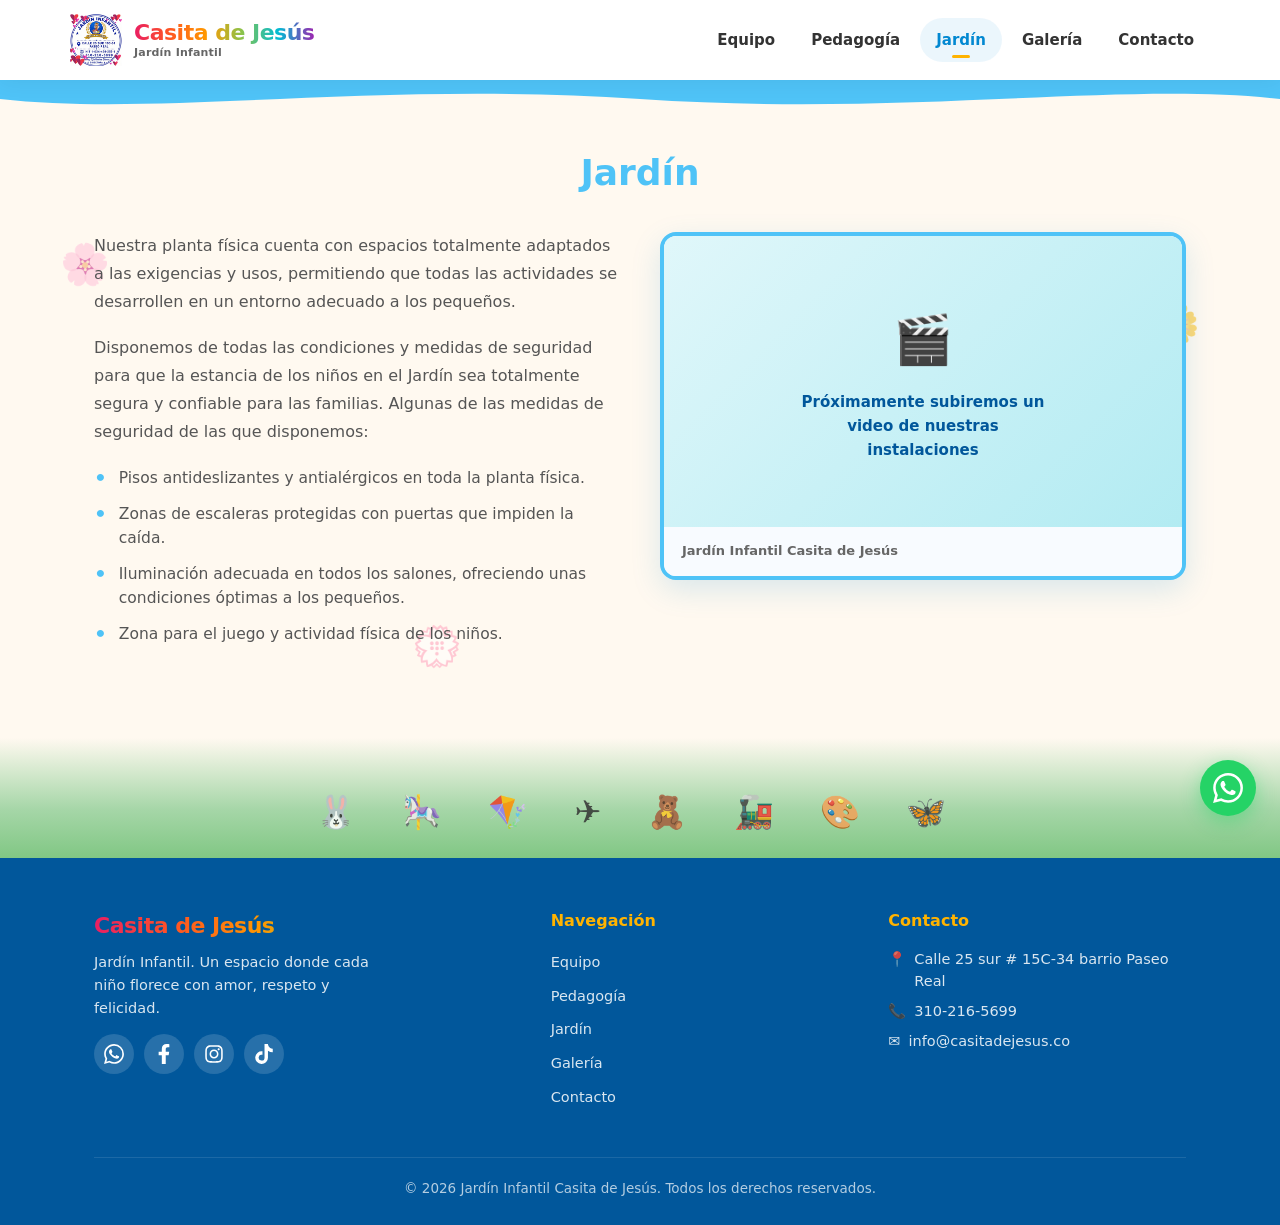
<file: jardin.html>
﻿<!DOCTYPE html>
<html lang="es">
<head>
  <meta charset="UTF-8">
  <meta name="viewport" content="width=device-width, initial-scale=1.0">
  <title>Jardín - Jardín Infantil Casita de Jesús</title>
  <link rel="icon" type="image/png" href="img/logo.png" sizes="200x200">
  <link rel="icon" href="favicon.ico" sizes="32x32">
  <meta name="description" content="Conoce la planta física del Jardín Infantil Casita de Jesús. Espacios seguros, adaptados y llenos de amor para tus hijos.">
  <meta property="og:type" content="website">
  <meta property="og:title" content="Jardín - Jardín Infantil Casita de Jesús">
  <meta property="og:description" content="Descubre las instalaciones seguras y adaptadas del Jardín Infantil Casita de Jesús.">
  <meta property="og:url" content="https://juancho946.github.io/casita-de-jesus/jardin.html">
  <link rel="canonical" href="https://juancho946.github.io/casita-de-jesus/jardin.html">
  <meta property="og:image" content="https://juancho946.github.io/casita-de-jesus/img/og-image.jpg">
  <meta name="twitter:card" content="summary">
  <link rel="preconnect" href="https://fonts.googleapis.com">
  <link rel="preconnect" href="https://fonts.gstatic.com" crossorigin>
  <link rel="stylesheet" href="css/styles.min.css">
  <meta http-equiv="Content-Security-Policy" content="default-src 'self'; img-src 'self' data: https:; script-src 'self' 'unsafe-inline' https://www.google.com https://docs.google.com; frame-src https://www.google.com https://docs.google.com; style-src 'self' 'unsafe-inline' https://fonts.googleapis.com; font-src 'self' https://fonts.gstatic.com;">
  <script type="application/ld+json">
  {
    "@context": "https://schema.org",
    "@type": "WebSite",
    "name": "Jardín Infantil Casita de Jesús",
    "url": "https://juancho946.github.io/casita-de-jesus/jardin.html"
  }
  </script>
</head>
<body>

  <header class="site-header">
    <div class="container header-inner">
      <a href="index.html" class="logo">
        <img src="img/logo.png" alt="Casita de Jesús" class="logo-img" width="200" height="200" onerror="this.style.display='none'">
        <div class="logo-text">
          <span class="logo-main">Casita de Jesús</span>
          <span class="logo-sub">Jardín Infantil</span>
        </div>
      </a>
      <button class="menu-toggle" aria-label="Abrir menú" onclick="document.querySelector('.main-nav').classList.toggle('open')">
        <span></span><span></span><span></span>
      </button>
      <nav class="main-nav">
        <ul>
          <li><a href="equipo.html" onclick="document.querySelector('.main-nav').classList.remove('open')">Equipo</a></li>
          <li><a href="pedagogia.html" onclick="document.querySelector('.main-nav').classList.remove('open')">Pedagogía</a></li>
          <li><a href="jardin.html" class="active" onclick="document.querySelector('.main-nav').classList.remove('open')">Jardín</a></li>
          <li><a href="galeria.html" onclick="document.querySelector('.main-nav').classList.remove('open')">Galería</a></li>
          <li><a href="contacto.html" onclick="document.querySelector('.main-nav').classList.remove('open')">Contacto</a></li>
        </ul>
      </nav>
    </div>
  </header>

  <div class="wave-top"></div>

  <div class="page-title-bar">
    <div class="container">
      <h1>Jardín</h1>
    </div>
  </div>

  <section style="padding-bottom: 0;">
    <div class="container" style="position:relative;">

      <!-- Flores decorativas -->
      <span class="flower" style="top:20px; left:-10px;">🌸</span>
      <span class="flower" style="top:80px; right:10px;">🌼</span>
      <span class="flower" style="bottom:40px; left:30%;">💮</span>

      <div class="jardin-layout reveal">
        <div class="jardin-text">
          <p>Nuestra planta física cuenta con espacios totalmente adaptados a las exigencias y usos, permitiendo que todas las actividades se desarrollen en un entorno adecuado a los pequeños.</p>
          
          <p>Disponemos de todas las condiciones y medidas de seguridad para que la estancia de los niños en el Jardín sea totalmente segura y confiable para las familias. Algunas de las medidas de seguridad de las que disponemos:</p>
          
          <ul>
            <li>Pisos antideslizantes y antialérgicos en toda la planta física.</li>
            <li>Zonas de escaleras protegidas con puertas que impiden la caída.</li>
            <li>Iluminación adecuada en todos los salones, ofreciendo unas condiciones óptimas a los pequeños.</li>
            <li>Zona para el juego y actividad física de los niños.</li>
          </ul>
        </div>

        <div class="video-card">
          <!-- 
            CÓMO PONER EL VIDEO DEL JARDÍN:
            1. Sube tu video a YouTube (público o no listado).
            2. En YouTube: Compartir → Insertar → copia la URL del iframe (empieza con "https://www.youtube.com/embed/...").
            3. Reemplaza el bloque <div class="video-placeholder">...</div> de abajo por tu iframe:
               <iframe width="100%" height="315" src="TU_URL_DE_EMBED" title="Video del jardín" frameborder="0" allow="accelerometer; autoplay; clipboard-write; encrypted-media; gyroscope; picture-in-picture" allowfullscreen></iframe>
            4. Guarda y sube los cambios a GitHub.
            TIPS: La URL debe ser de embed, no la normal de YouTube. Desde YouTube elige "Insertar" para copiarla bien.
          -->
          <div class="video-placeholder">
            <div class="icon">🎬</div>
            <p>Próximamente subiremos un video de nuestras instalaciones</p>
          </div>
          <div class="video-footer">
            <span style="font-size:13px; color:#666; font-weight:600;">Jardín Infantil Casita de Jesús</span>
          </div>
        </div>
      </div>
    </div>
  </section>

  <div class="toys-bar"></div>

  <footer class="site-footer">
    <div class="container">
      <div class="footer-grid">
        <div class="footer-brand">
          <div class="logo-main">Casita de Jesús</div>
          <p>Jardín Infantil. Un espacio donde cada niño florece con amor, respeto y felicidad.</p>
          <div class="social-links">
            <a href="https://wa.me/573102165699?text=Hola%2C%20me%20gustar%C3%ADa%20informaci%C3%B3n%20sobre%20cupos%20en%20Casita%20de%20Jes%C3%BAs" target="_blank" rel="noopener" aria-label="WhatsApp"><svg xmlns="http://www.w3.org/2000/svg" viewBox="0 0 24 24" fill="currentColor" aria-hidden="true"><path d="M17.472 14.382c-.297-.149-1.758-.867-2.03-.967-.273-.099-.471-.148-.67.15-.197.297-.767.966-.94 1.164-.173.199-.347.223-.644.075-.297-.15-1.255-.463-2.39-1.475-.883-.788-1.48-1.761-1.653-2.059-.173-.297-.018-.458.13-.606.134-.133.298-.347.446-.52.149-.174.198-.298.298-.497.099-.198.05-.371-.025-.52-.075-.149-.669-1.612-.916-2.207-.242-.579-.487-.5-.669-.51-.173-.008-.371-.01-.57-.01-.198 0-.52.074-.792.372-.272.297-1.04 1.016-1.04 2.479 0 1.462 1.065 2.875 1.213 3.074.149.198 2.096 3.2 5.077 4.487.709.306 1.262.489 1.694.625.712.227 1.36.195 1.871.118.571-.085 1.758-.719 2.006-1.413.248-.694.248-1.289.173-1.413-.074-.124-.272-.198-.57-.347m-5.421 7.403h-.004a9.87 9.87 0 01-5.031-1.378l-.361-.214-3.741.982.998-3.648-.235-.374a9.86 9.86 0 01-1.51-5.26c.001-5.45 4.436-9.884 9.888-9.884 2.64 0 5.122 1.03 6.988 2.898a9.825 9.825 0 012.893 6.994c-.003 5.45-4.437 9.884-9.885 9.884m8.413-18.297A11.815 11.815 0 0012.05 0C5.495 0 .16 5.335.157 11.892c0 2.096.547 4.142 1.588 5.945L.057 24l6.305-1.654a11.882 11.882 0 005.683 1.448h.005c6.554 0 11.89-5.335 11.893-11.893a11.821 11.821 0 00-3.48-8.413z"/></svg></a>
            <a href="https://www.facebook.com/share/19VA4uP5dw/" target="_blank" rel="noopener" aria-label="Facebook"><svg xmlns="http://www.w3.org/2000/svg" viewBox="0 0 320 512" fill="currentColor" aria-hidden="true"><path d="M279.14 288l14.22-92.66h-88.91v-60.13c0-25.35 12.42-50.06 52.24-50.06h40.42V6.26S260.43 0 225.36 0c-73.22 0-121.08 44.38-121.08 124.72v70.62H22.89V288h81.39v224h100.17V288z"/></svg></a>
            <a href="https://www.instagram.com/jesuscasitade/" target="_blank" rel="noopener" aria-label="Instagram"><svg xmlns="http://www.w3.org/2000/svg" viewBox="0 0 448 512" fill="currentColor" aria-hidden="true"><path d="M224.1 141c-63.6 0-114.9 51.3-114.9 114.9s51.3 114.9 114.9 114.9S339 319.5 339 255.9 287.7 141 224.1 141zm0 189.6c-41.1 0-74.7-33.5-74.7-74.7s33.5-74.7 74.7-74.7 74.7 33.5 74.7 74.7-33.6 74.7-74.7 74.7zm146.4-194.3c0 14.9-12 26.8-26.8 26.8-14.9 0-26.8-12-26.8-26.8s12-26.8 26.8-26.8 26.8 12 26.8 26.8zm76.1 27.2c-1.7-35.9-9.9-67.7-36.2-93.9-26.2-26.2-58-34.4-93.9-36.2-37-2.1-147.9-2.1-184.9 0-35.8 1.7-67.6 9.9-93.9 36.1s-34.4 58-36.2 93.9c-2.1 37-2.1 147.9 0 184.9 1.7 35.9 9.9 67.7 36.2 93.9s58 34.4 93.9 36.2c37 2.1 147.9 2.1 184.9 0 35.9-1.7 67.7-9.9 93.9-36.2 26.2-26.2 34.4-58 36.2-93.9 2.1-37 2.1-147.8 0-184.8zM398.8 388c-7.8 19.6-22.9 34.7-42.6 42.6-29.5 11.7-99.5 9-132.1 9s-102.7 2.6-132.1-9c-19.6-7.8-34.7-22.9-42.6-42.6-11.7-29.5-9-99.5-9-132.1s-2.6-102.7 9-132.1c7.8-19.6 22.9-34.7 42.6-42.6 29.5-11.7 99.5-9 132.1-9s102.7-2.6 132.1 9c19.6 7.8 34.7 22.9 42.6 42.6 11.7 29.5 9 99.5 9 132.1s2.7 102.7-9 132.1z"/></svg></a>
            <a href="https://www.tiktok.com/@casitadejesus" target="_blank" rel="noopener" aria-label="TikTok"><svg xmlns="http://www.w3.org/2000/svg" viewBox="0 0 448 512" fill="currentColor" aria-hidden="true"><path d="M448,209.91a210.06,210.06,0,0,1-122.77-39.25V349.38A162.55,162.55,0,1,1,185,188.31V278.2a74.62,74.62,0,1,0,52.23,71.18V0l88,0a121.18,121.18,0,0,0,1.86,22.17h0A122.18,122.18,0,0,0,381,102.39a121.43,121.43,0,0,0,67,20.14Z"/></svg></a>
          </div>
        </div>
        <div class="footer-col">
          <h4>Navegación</h4>
          <ul>
            <li><a href="equipo.html">Equipo</a></li>
            <li><a href="pedagogia.html">Pedagogía</a></li>
            <li><a href="jardin.html">Jardín</a></li>
            <li><a href="galeria.html">Galería</a></li>
            <li><a href="contacto.html">Contacto</a></li>
          </ul>
        </div>
        <div class="footer-col">
          <h4>Contacto</h4>
          <ul>
            <li><a class="footer-link" href="https://maps.app.goo.gl/UqUyERWtNpwERDyy7" target="_blank" rel="noopener"><span aria-hidden="true">📍</span> Calle 25 sur # 15C-34 barrio Paseo Real</a></li>
            <li><a class="footer-link" href="tel:+573102165699"><span aria-hidden="true">📞</span> 310-216-5699</a></li>
            <li><a class="footer-link" href="mailto:info@casitadejesus.co"><span aria-hidden="true">✉️</span> info@casitadejesus.co</a></li>
          </ul>
        </div>
      </div>
      <div class="footer-bottom">&copy; <span id="currentYear"></span> Jardín Infantil Casita de Jesús. Todos los derechos reservados.</div>
    </div>
  </footer>

  <a href="https://wa.me/573102165699?text=Hola%2C%20me%20gustar%C3%ADa%20informaci%C3%B3n%20sobre%20cupos%20en%20Casita%20de%20Jes%C3%BAs" target="_blank" rel="noopener" class="wa-float" aria-label="WhatsApp"><svg xmlns="http://www.w3.org/2000/svg" viewBox="0 0 24 24" fill="currentColor" aria-hidden="true"><path d="M17.472 14.382c-.297-.149-1.758-.867-2.03-.967-.273-.099-.471-.148-.67.15-.197.297-.767.966-.94 1.164-.173.199-.347.223-.644.075-.297-.15-1.255-.463-2.39-1.475-.883-.788-1.48-1.761-1.653-2.059-.173-.297-.018-.458.13-.606.134-.133.298-.347.446-.52.149-.174.198-.298.298-.497.099-.198.05-.371-.025-.52-.075-.149-.669-1.612-.916-2.207-.242-.579-.487-.5-.669-.51-.173-.008-.371-.01-.57-.01-.198 0-.52.074-.792.372-.272.297-1.04 1.016-1.04 2.479 0 1.462 1.065 2.875 1.213 3.074.149.198 2.096 3.2 5.077 4.487.709.306 1.262.489 1.694.625.712.227 1.36.195 1.871.118.571-.085 1.758-.719 2.006-1.413.248-.694.248-1.289.173-1.413-.074-.124-.272-.198-.57-.347m-5.421 7.403h-.004a9.87 9.87 0 01-5.031-1.378l-.361-.214-3.741.982.998-3.648-.235-.374a9.86 9.86 0 01-1.51-5.26c.001-5.45 4.436-9.884 9.888-9.884 2.64 0 5.122 1.03 6.988 2.898a9.825 9.825 0 012.893 6.994c-.003 5.45-4.437 9.884-9.885 9.884m8.413-18.297A11.815 11.815 0 0012.05 0C5.495 0 .16 5.335.157 11.892c0 2.096.547 4.142 1.588 5.945L.057 24l6.305-1.654a11.882 11.882 0 005.683 1.448h.005c6.554 0 11.89-5.335 11.893-11.893a11.821 11.821 0 00-3.48-8.413z"/></svg></a>

  <button class="scroll-top" id="scrollTop" aria-label="Volver arriba">↑</button>

  <script>
    const scrollBtn = document.getElementById('scrollTop');
    function onScroll() {
      if (window.scrollY > 400) scrollBtn.classList.add('visible');
      else scrollBtn.classList.remove('visible');
    }
    window.addEventListener('scroll', onScroll);
    onScroll();
    if (scrollBtn) {
      scrollBtn.addEventListener('click', () => {
        window.scrollTo({ top: 0, behavior: 'smooth' });
      });
    }
    const observer = new IntersectionObserver((entries) => {
      entries.forEach(entry => {
        if (entry.isIntersecting) {
          entry.target.classList.add('visible');
          observer.unobserve(entry.target);
        }
      });
    }, { threshold: 0.15 });
    document.querySelectorAll('.reveal').forEach(el => observer.observe(el));

    document.addEventListener('click', (e) => {
      const nav = document.querySelector('.main-nav');
      const toggle = document.querySelector('.menu-toggle');
      if (nav && nav.classList.contains('open') && !nav.contains(e.target) && !toggle.contains(e.target)) {
        nav.classList.remove('open');
      }
    });

    const current = location.pathname.split('/').pop() || 'index.html';
    document.querySelectorAll('.main-nav a').forEach(a => {
      if (a.getAttribute('href') === current) a.classList.add('active');
    });
    document.getElementById('currentYear').textContent = new Date().getFullYear();
  </script>

</body>
</html>
</file>
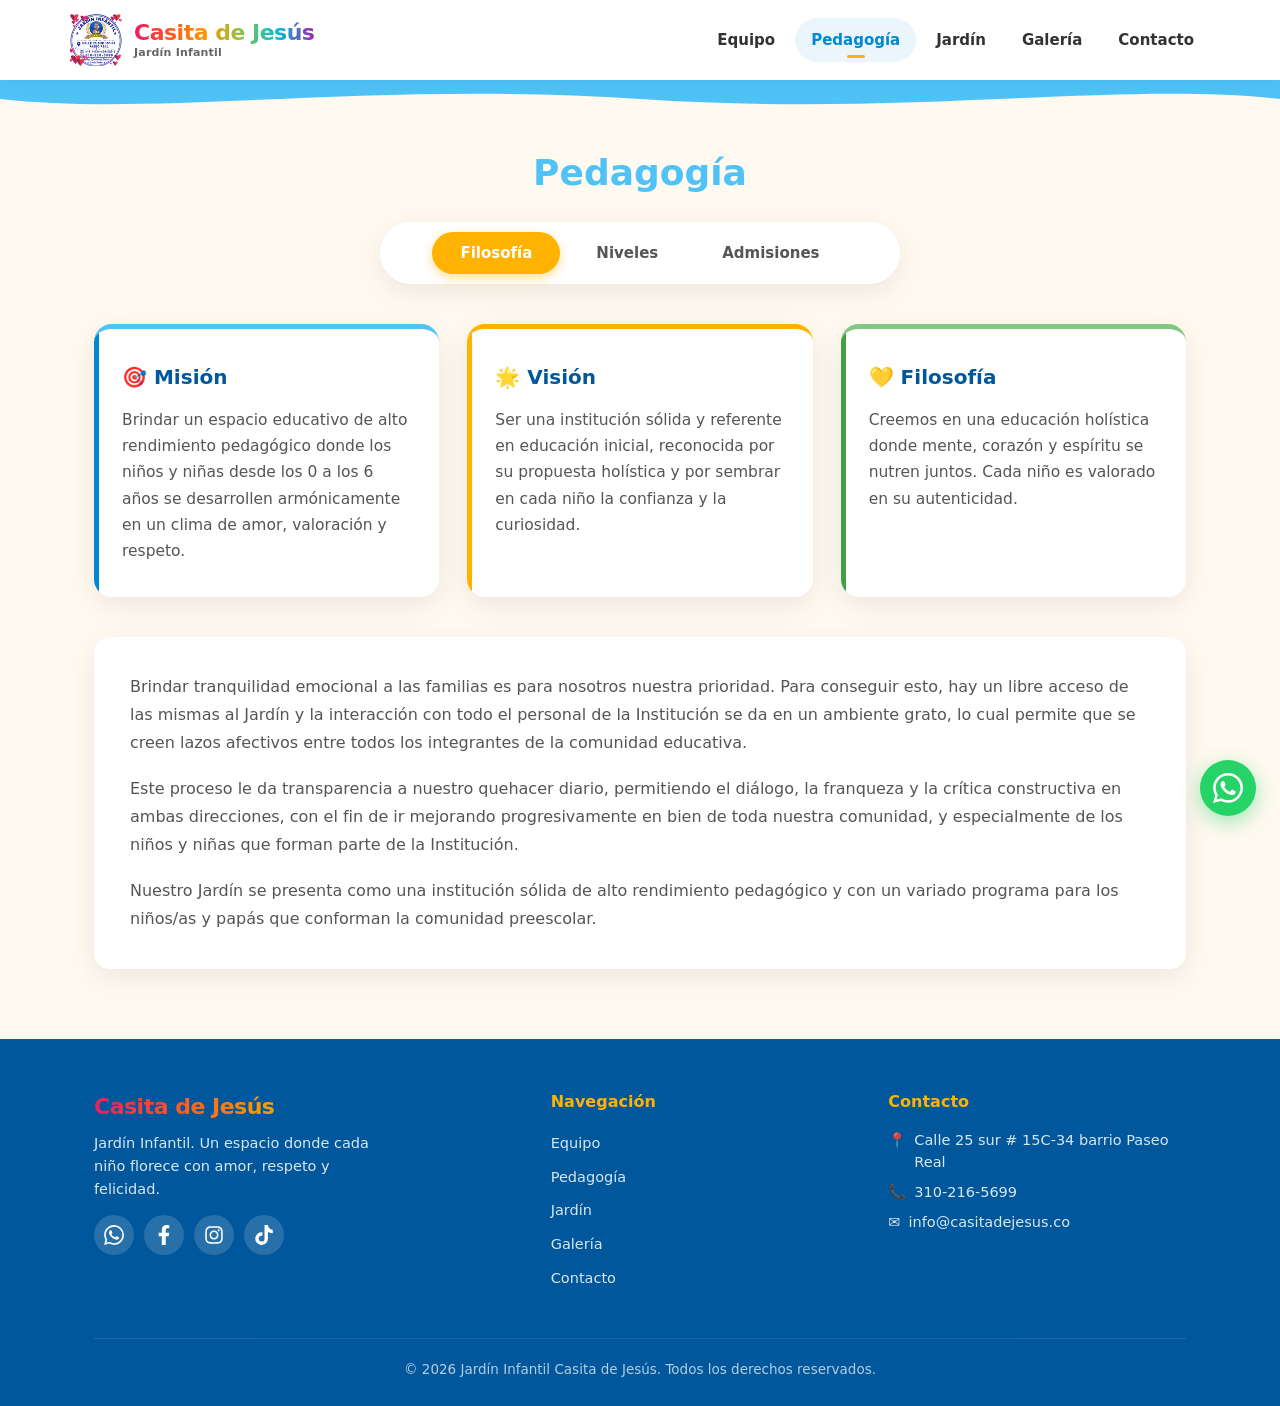
<file: pedagogia.html>
﻿<!DOCTYPE html>
<html lang="es">
<head>
  <meta charset="UTF-8">
  <meta name="viewport" content="width=device-width, initial-scale=1.0">
  <title>Pedagogía - Jardín Infantil Casita de Jesús</title>
  <link rel="icon" type="image/png" href="img/logo.png" sizes="200x200">
  <link rel="icon" href="favicon.ico" sizes="32x32">
  <meta name="description" content="Conoce nuestra pedagogía: filosofía, niveles educativos y proceso de admisión en el Jardín Infantil Casita de Jesús.">
  <meta property="og:type" content="website">
  <meta property="og:title" content="Pedagogía - Jardín Infantil Casita de Jesús">
  <meta property="og:description" content="Filosofía, niveles educativos y proceso de admisión del Jardín Infantil Casita de Jesús.">
  <meta property="og:url" content="https://juancho946.github.io/casita-de-jesus/pedagogia.html">
  <link rel="canonical" href="https://juancho946.github.io/casita-de-jesus/pedagogia.html">
  <meta property="og:image" content="https://juancho946.github.io/casita-de-jesus/img/og-image.jpg">
  <meta name="twitter:card" content="summary">
  <link rel="preconnect" href="https://fonts.googleapis.com">
  <link rel="preconnect" href="https://fonts.gstatic.com" crossorigin>
  <link rel="stylesheet" href="css/styles.min.css">
  <meta http-equiv="Content-Security-Policy" content="default-src 'self'; img-src 'self' data: https:; script-src 'self' 'unsafe-inline' https://www.google.com https://docs.google.com; frame-src https://www.google.com https://docs.google.com; style-src 'self' 'unsafe-inline' https://fonts.googleapis.com; font-src 'self' https://fonts.gstatic.com;">
  <script type="application/ld+json">
  {
    "@context": "https://schema.org",
    "@type": "WebSite",
    "name": "Jardín Infantil Casita de Jesús",
    "url": "https://juancho946.github.io/casita-de-jesus/pedagogia.html"
  }
  </script>
</head>
<body>

  <header class="site-header">
    <div class="container header-inner">
      <a href="index.html" class="logo">
        <img src="img/logo.png" alt="Casita de Jesús" class="logo-img" width="200" height="200" onerror="this.style.display='none'">
        <div class="logo-text">
          <span class="logo-main">Casita de Jesús</span>
          <span class="logo-sub">Jardín Infantil</span>
        </div>
      </a>
      <button class="menu-toggle" aria-label="Abrir menú" onclick="document.querySelector('.main-nav').classList.toggle('open')">
        <span></span><span></span><span></span>
      </button>
      <nav class="main-nav">
        <ul>
          <li><a href="equipo.html" onclick="document.querySelector('.main-nav').classList.remove('open')">Equipo</a></li>
          <li><a href="pedagogia.html" class="active" onclick="document.querySelector('.main-nav').classList.remove('open')">Pedagogía</a></li>
          <li><a href="jardin.html" onclick="document.querySelector('.main-nav').classList.remove('open')">Jardín</a></li>
          <li><a href="galeria.html" onclick="document.querySelector('.main-nav').classList.remove('open')">Galería</a></li>
          <li><a href="contacto.html" onclick="document.querySelector('.main-nav').classList.remove('open')">Contacto</a></li>
        </ul>
      </nav>
    </div>
  </header>

  <div class="wave-top"></div>
  <div class="page-title-bar">
    <div class="container"><h1>Pedagogía</h1></div>
  </div>

  <section class="section" style="padding-top: 10px;">
    <div class="container">

      <div class="tabs" role="tablist">
        <button class="tab-btn active" data-tab="filosofia">Filosofía</button>
        <button class="tab-btn" data-tab="niveles">Niveles</button>
        <button class="tab-btn" data-tab="admisiones">Admisiones</button>
      </div>

      <!-- FILOSOFÍA -->
      <div id="filosofia" class="tab-panel active">
        <div class="filosofia-grid">
          <div class="filosofia-card">
            <h3>🎯 Misión</h3>
            <p>Brindar un espacio educativo de alto rendimiento pedagógico donde los niños y niñas desde los 0 a los 6 años se desarrollen armónicamente en un clima de amor, valoración y respeto.</p>
          </div>
          <div class="filosofia-card vision">
            <h3>🌟 Visión</h3>
            <p>Ser una institución sólida y referente en educación inicial, reconocida por su propuesta holística y por sembrar en cada niño la confianza y la curiosidad.</p>
          </div>
          <div class="filosofia-card filo">
            <h3>💛 Filosofía</h3>
            <p>Creemos en una educación holística donde mente, corazón y espíritu se nutren juntos. Cada niño es valorado en su autenticidad.</p>
          </div>
        </div>
        <div class="filosofia-text">
          <p>Brindar tranquilidad emocional a las familias es para nosotros nuestra prioridad. Para conseguir esto, hay un libre acceso de las mismas al Jardín y la interacción con todo el personal de la Institución se da en un ambiente grato, lo cual permite que se creen lazos afectivos entre todos los integrantes de la comunidad educativa.</p>
          <p>Este proceso le da transparencia a nuestro quehacer diario, permitiendo el diálogo, la franqueza y la crítica constructiva en ambas direcciones, con el fin de ir mejorando progresivamente en bien de toda nuestra comunidad, y especialmente de los niños y niñas que forman parte de la Institución.</p>
          <p>Nuestro Jardín se presenta como una institución sólida de alto rendimiento pedagógico y con un variado programa para los niños/as y papás que conforman la comunidad preescolar.</p>
        </div>
      </div>

      <!-- NIVELES -->
      <div id="niveles" class="tab-panel">
        <div class="niveles-layout">
          <div class="niveles-photos">
            <div class="nivel-photo"><img src="img/niveles/parvulos.jpg" alt="Párvulos" loading="lazy" onerror="this.outerHTML='<span aria-hidden=\'true\'>👶</span>'"></div>
            <div class="nivel-photo"><img src="img/niveles/pre-jardin.jpg" alt="Pre-Jardín" loading="lazy" onerror="this.outerHTML='<span aria-hidden=\'true\'>🧒</span>'"></div>
            <div class="nivel-photo"><img src="img/niveles/jardin.jpg" alt="Jardín" loading="lazy" onerror="this.outerHTML='<span aria-hidden=\'true\'>🧑</span>'"></div>
            <div class="nivel-photo"><img src="img/niveles/kinder.jpg" alt="Kínder" loading="lazy" onerror="this.outerHTML='<span aria-hidden=\'true\'>👦</span>'"></div>
            <div class="nivel-photo"><img src="img/niveles/transicion.jpg" alt="Transición" loading="lazy" onerror="this.outerHTML='<span aria-hidden=\'true\'>👧</span>'"></div>
          </div>

          <div class="accordion">
            <div class="accordion-item open">
              <button class="accordion-header" onclick="toggleAccordion(this)">
                <span class="acc-icon">▾</span> Párvulos
              </button>
              <div class="accordion-body">
                <div class="accordion-content">
                  <p>Etapa de iniciación donde los niños descubren el mundo a través de los sentidos. Se estimula el movimiento, el lenguaje y las primeras interacciones con otros niños mediante el juego y la exploración guiada.</p>
                </div>
              </div>
            </div>

            <div class="accordion-item">
              <button class="accordion-header" onclick="toggleAccordion(this)">
                <span class="acc-icon">▸</span> Pre-Jardín
              </button>
              <div class="accordion-body">
                <div class="accordion-content">
                  <p>Los niños amplían su mundo social y cognitivo. A través de propuestas de juego, proyectos cortos y experiencias sensoriales se despierta la curiosidad, el lenguaje y el pensamiento.</p>
                </div>
              </div>
            </div>

            <div class="accordion-item">
              <button class="accordion-header" onclick="toggleAccordion(this)">
                <span class="acc-icon">▸</span> Jardín
              </button>
              <div class="accordion-body">
                <div class="accordion-content">
                  <p>Consolidación de aprendizajes a través de proyectos, expresión artística y juego. Se fortalece la autonomía, la socialización y el trabajo colaborativo entre los niños.</p>
                </div>
              </div>
            </div>

            <div class="accordion-item">
              <button class="accordion-header" onclick="toggleAccordion(this)">
                <span class="acc-icon">▸</span> Kínder
              </button>
              <div class="accordion-body">
                <div class="accordion-content">
                  <p>Etapa de gran expansión del lenguaje y la autonomía personal. Se acompañan los primeros acercamientos a la lectura, la escritura y los números de forma lúdica y significativa.</p>
                </div>
              </div>
            </div>

            <div class="accordion-item">
              <button class="accordion-header" onclick="toggleAccordion(this)">
                <span class="acc-icon">▸</span> Transición
              </button>
              <div class="accordion-body">
                <div class="accordion-content">
                  <p>Preparación respetuosa hacia la educación formal. Se trabaja el pensamiento crítico, la lectoescritura, la numeración y la responsabilidad, brindando las herramientas para su ingreso a la primaria.</p>
                </div>
              </div>
            </div>
          </div>
        </div>
      </div>

      <!-- ADMISIONES -->
      <div id="admisiones" class="tab-panel">
        <div class="admisiones-block">
          <h3>📋 Proceso de admisión</h3>
          <p>En caso de estar interesados en conocer nuestra Institución, rogamos se comuniquen a nuestro teléfono, con la finalidad de concertar una cita con nuestra Directora.</p>
          <p>En esta cita, el Equipo Directivo les acompañará en una visita guiada por las instalaciones del Jardín y se les informará acerca de nuestra metodología y forma de enseñanza.</p>
          <div class="highlight-box">
            Nuestra Institución trabaja con cupos limitados, por ello es importante que, en caso de estar interesados, hagan la reserva de cupo con anticipación.
          </div>
          <p>El período de inscripciones está abierto durante todo el año, a pesar de que las matriculaciones deben reservarse con antelación.</p>
        </div>

        <div class="admisiones-block">
          <h3>👕 Uniformes</h3>
          <p>A los niños, al finalizar su período de Sala-Cuna, se les enseña a reconocer su ropa y a asumir la responsabilidad de sus cosas. Mientras aprenden, es necesario disponer de delantales y sudadera.</p>
          <p>Para las actividades del jardín se requieren dos uniformes:</p>
          <ul>
            <li>Sudadera para gimnasia, paseos y salidas</li>
            <li>Delantal para las actividades comunes del Jardín</li>
          </ul>
        </div>

        <div class="admisiones-block">
          <h3>📌 Normas en cuanto a prendas</h3>
          <p>A los papitos y mamitas les pedimos el favor de que los niños y niñas acudan al Jardín sin joyas, juguetes o juegos para evitar posibles pérdidas o accidentes.</p>
          <p>El Jardín no se hace responsable de las joyas extraviadas, además de remarcar la peligrosidad que muchas de éstas tienen para la salud de los niños y niñas.</p>
        </div>

        <div style="text-align:center; margin-top: 28px;">
          <a href="contacto.html" class="btn btn-primary">Agenda tu visita</a>
        </div>
      </div>

    </div>
  </section>

  <footer class="site-footer">
    <div class="container">
      <div class="footer-grid">
        <div class="footer-brand">
          <div class="logo-main">Casita de Jesús</div>
          <p>Jardín Infantil. Un espacio donde cada niño florece con amor, respeto y felicidad.</p>
          <div class="social-links">
            <a href="https://wa.me/573102165699?text=Hola%2C%20me%20gustar%C3%ADa%20informaci%C3%B3n%20sobre%20cupos%20en%20Casita%20de%20Jes%C3%BAs" target="_blank" rel="noopener" aria-label="WhatsApp"><svg xmlns="http://www.w3.org/2000/svg" viewBox="0 0 24 24" fill="currentColor" aria-hidden="true"><path d="M17.472 14.382c-.297-.149-1.758-.867-2.03-.967-.273-.099-.471-.148-.67.15-.197.297-.767.966-.94 1.164-.173.199-.347.223-.644.075-.297-.15-1.255-.463-2.39-1.475-.883-.788-1.48-1.761-1.653-2.059-.173-.297-.018-.458.13-.606.134-.133.298-.347.446-.52.149-.174.198-.298.298-.497.099-.198.05-.371-.025-.52-.075-.149-.669-1.612-.916-2.207-.242-.579-.487-.5-.669-.51-.173-.008-.371-.01-.57-.01-.198 0-.52.074-.792.372-.272.297-1.04 1.016-1.04 2.479 0 1.462 1.065 2.875 1.213 3.074.149.198 2.096 3.2 5.077 4.487.709.306 1.262.489 1.694.625.712.227 1.36.195 1.871.118.571-.085 1.758-.719 2.006-1.413.248-.694.248-1.289.173-1.413-.074-.124-.272-.198-.57-.347m-5.421 7.403h-.004a9.87 9.87 0 01-5.031-1.378l-.361-.214-3.741.982.998-3.648-.235-.374a9.86 9.86 0 01-1.51-5.26c.001-5.45 4.436-9.884 9.888-9.884 2.64 0 5.122 1.03 6.988 2.898a9.825 9.825 0 012.893 6.994c-.003 5.45-4.437 9.884-9.885 9.884m8.413-18.297A11.815 11.815 0 0012.05 0C5.495 0 .16 5.335.157 11.892c0 2.096.547 4.142 1.588 5.945L.057 24l6.305-1.654a11.882 11.882 0 005.683 1.448h.005c6.554 0 11.89-5.335 11.893-11.893a11.821 11.821 0 00-3.48-8.413z"/></svg></a>
            <a href="https://www.facebook.com/share/19VA4uP5dw/" target="_blank" rel="noopener" aria-label="Facebook"><svg xmlns="http://www.w3.org/2000/svg" viewBox="0 0 320 512" fill="currentColor" aria-hidden="true"><path d="M279.14 288l14.22-92.66h-88.91v-60.13c0-25.35 12.42-50.06 52.24-50.06h40.42V6.26S260.43 0 225.36 0c-73.22 0-121.08 44.38-121.08 124.72v70.62H22.89V288h81.39v224h100.17V288z"/></svg></a>
            <a href="https://www.instagram.com/jesuscasitade/" target="_blank" rel="noopener" aria-label="Instagram"><svg xmlns="http://www.w3.org/2000/svg" viewBox="0 0 448 512" fill="currentColor" aria-hidden="true"><path d="M224.1 141c-63.6 0-114.9 51.3-114.9 114.9s51.3 114.9 114.9 114.9S339 319.5 339 255.9 287.7 141 224.1 141zm0 189.6c-41.1 0-74.7-33.5-74.7-74.7s33.5-74.7 74.7-74.7 74.7 33.5 74.7 74.7-33.6 74.7-74.7 74.7zm146.4-194.3c0 14.9-12 26.8-26.8 26.8-14.9 0-26.8-12-26.8-26.8s12-26.8 26.8-26.8 26.8 12 26.8 26.8zm76.1 27.2c-1.7-35.9-9.9-67.7-36.2-93.9-26.2-26.2-58-34.4-93.9-36.2-37-2.1-147.9-2.1-184.9 0-35.8 1.7-67.6 9.9-93.9 36.1s-34.4 58-36.2 93.9c-2.1 37-2.1 147.9 0 184.9 1.7 35.9 9.9 67.7 36.2 93.9s58 34.4 93.9 36.2c37 2.1 147.9 2.1 184.9 0 35.9-1.7 67.7-9.9 93.9-36.2 26.2-26.2 34.4-58 36.2-93.9 2.1-37 2.1-147.8 0-184.8zM398.8 388c-7.8 19.6-22.9 34.7-42.6 42.6-29.5 11.7-99.5 9-132.1 9s-102.7 2.6-132.1-9c-19.6-7.8-34.7-22.9-42.6-42.6-11.7-29.5-9-99.5-9-132.1s-2.6-102.7 9-132.1c7.8-19.6 22.9-34.7 42.6-42.6 29.5-11.7 99.5-9 132.1-9s102.7-2.6 132.1 9c19.6 7.8 34.7 22.9 42.6 42.6 11.7 29.5 9 99.5 9 132.1s2.7 102.7-9 132.1z"/></svg></a>
            <a href="https://www.tiktok.com/@casitadejesus" target="_blank" rel="noopener" aria-label="TikTok"><svg xmlns="http://www.w3.org/2000/svg" viewBox="0 0 448 512" fill="currentColor" aria-hidden="true"><path d="M448,209.91a210.06,210.06,0,0,1-122.77-39.25V349.38A162.55,162.55,0,1,1,185,188.31V278.2a74.62,74.62,0,1,0,52.23,71.18V0l88,0a121.18,121.18,0,0,0,1.86,22.17h0A122.18,122.18,0,0,0,381,102.39a121.43,121.43,0,0,0,67,20.14Z"/></svg></a>
          </div>
        </div>
        <div class="footer-col">
          <h4>Navegación</h4>
          <ul>
            <li><a href="equipo.html">Equipo</a></li>
            <li><a href="pedagogia.html">Pedagogía</a></li>
            <li><a href="jardin.html">Jardín</a></li>
            <li><a href="galeria.html">Galería</a></li>
            <li><a href="contacto.html">Contacto</a></li>
          </ul>
        </div>
        <div class="footer-col">
          <h4>Contacto</h4>
          <ul>
            <li><a class="footer-link" href="https://maps.app.goo.gl/UqUyERWtNpwERDyy7" target="_blank" rel="noopener"><span aria-hidden="true">📍</span> Calle 25 sur # 15C-34 barrio Paseo Real</a></li>
            <li><a class="footer-link" href="tel:+573102165699"><span aria-hidden="true">📞</span> 310-216-5699</a></li>
            <li><a class="footer-link" href="mailto:info@casitadejesus.co"><span aria-hidden="true">✉️</span> info@casitadejesus.co</a></li>
          </ul>
        </div>
      </div>
      <div class="footer-bottom">&copy; <span id="currentYear"></span> Jardín Infantil Casita de Jesús. Todos los derechos reservados.</div>
    </div>
  </footer>

  <a href="https://wa.me/573102165699?text=Hola%2C%20me%20gustar%C3%ADa%20informaci%C3%B3n%20sobre%20cupos%20en%20Casita%20de%20Jes%C3%BAs" target="_blank" rel="noopener" class="wa-float" aria-label="WhatsApp"><svg xmlns="http://www.w3.org/2000/svg" viewBox="0 0 24 24" fill="currentColor" aria-hidden="true"><path d="M17.472 14.382c-.297-.149-1.758-.867-2.03-.967-.273-.099-.471-.148-.67.15-.197.297-.767.966-.94 1.164-.173.199-.347.223-.644.075-.297-.15-1.255-.463-2.39-1.475-.883-.788-1.48-1.761-1.653-2.059-.173-.297-.018-.458.13-.606.134-.133.298-.347.446-.52.149-.174.198-.298.298-.497.099-.198.05-.371-.025-.52-.075-.149-.669-1.612-.916-2.207-.242-.579-.487-.5-.669-.51-.173-.008-.371-.01-.57-.01-.198 0-.52.074-.792.372-.272.297-1.04 1.016-1.04 2.479 0 1.462 1.065 2.875 1.213 3.074.149.198 2.096 3.2 5.077 4.487.709.306 1.262.489 1.694.625.712.227 1.36.195 1.871.118.571-.085 1.758-.719 2.006-1.413.248-.694.248-1.289.173-1.413-.074-.124-.272-.198-.57-.347m-5.421 7.403h-.004a9.87 9.87 0 01-5.031-1.378l-.361-.214-3.741.982.998-3.648-.235-.374a9.86 9.86 0 01-1.51-5.26c.001-5.45 4.436-9.884 9.888-9.884 2.64 0 5.122 1.03 6.988 2.898a9.825 9.825 0 012.893 6.994c-.003 5.45-4.437 9.884-9.885 9.884m8.413-18.297A11.815 11.815 0 0012.05 0C5.495 0 .16 5.335.157 11.892c0 2.096.547 4.142 1.588 5.945L.057 24l6.305-1.654a11.882 11.882 0 005.683 1.448h.005c6.554 0 11.89-5.335 11.893-11.893a11.821 11.821 0 00-3.48-8.413z"/></svg></a>

  <button class="scroll-top" id="scrollTop" aria-label="Volver arriba">↑</button>

  <script>
    const scrollBtn = document.getElementById('scrollTop');
    function onScroll() {
      if (window.scrollY > 400) scrollBtn.classList.add('visible');
      else scrollBtn.classList.remove('visible');
    }
    window.addEventListener('scroll', onScroll);
    onScroll();
    if (scrollBtn) {
      scrollBtn.addEventListener('click', () => {
        window.scrollTo({ top: 0, behavior: 'smooth' });
      });
    }
    const observer = new IntersectionObserver((entries) => {
      entries.forEach(entry => {
        if (entry.isIntersecting) {
          entry.target.classList.add('visible');
          observer.unobserve(entry.target);
        }
      });
    }, { threshold: 0.15 });
    document.querySelectorAll('.reveal').forEach(el => observer.observe(el));

    document.addEventListener('click', (e) => {
      const nav = document.querySelector('.main-nav');
      const toggle = document.querySelector('.menu-toggle');
      if (nav && nav.classList.contains('open') && !nav.contains(e.target) && !toggle.contains(e.target)) {
        nav.classList.remove('open');
      }
    });

    const current = location.pathname.split('/').pop() || 'index.html';
    document.querySelectorAll('.main-nav a').forEach(a => {
      if (a.getAttribute('href') === current) a.classList.add('active');
    });

    document.querySelectorAll('.tab-btn').forEach(btn => {
      btn.addEventListener('click', () => {
        document.querySelectorAll('.tab-btn').forEach(b => b.classList.remove('active'));
        document.querySelectorAll('.tab-panel').forEach(p => p.classList.remove('active'));
        btn.classList.add('active');
        document.getElementById(btn.dataset.tab).classList.add('active');
      });
    });

    function toggleAccordion(header) {
      const item = header.parentElement;
      const isOpen = item.classList.contains('open');
      document.querySelectorAll('.accordion-item').forEach(i => {
        i.classList.remove('open');
        const icon = i.querySelector('.acc-icon');
        if (icon) icon.textContent = '▸';
      });
      if (!isOpen) {
        item.classList.add('open');
        header.querySelector('.acc-icon').textContent = '▾';
      }
    }
    document.getElementById('currentYear').textContent = new Date().getFullYear();
  </script>
</body>
</html>
</file>
<file: css/styles.min.css>
@import url(https://fonts.googleapis.com/css2?family=Nunito:wght@400;600;700;800;900&family=Poppins:wght@500;600;700&display=swap);:root{--primary:#0288d1;--primary-light:#4fc3f7;--primary-dark:#01579b;--accent:#ffb300;--accent-dark:#ff8f00;--pink:#e91e63;--green:#43a047;--purple:#8e24aa;--text:#333;--text-light:#555;--bg:#fff9f0;--white:#ffffff;--shadow:0 8px 30px rgba(0,0,0,0.08);--radius:16px}*{margin:0;padding:0;box-sizing:border-box}html{scroll-behavior:smooth}body{font-family:Nunito,system-ui,sans-serif;color:var(--text);background:var(--bg);line-height:1.6;min-height:100vh;display:flex;flex-direction:column}img{max-width:100%;height:auto;display:block}a{text-decoration:none;color:inherit;transition:all .25s ease}ul{list-style:none}.container{width:100%;max-width:1140px;margin:0 auto;padding:0 24px}.site-header{background:var(--white);box-shadow:0 2px 20px rgba(0,0,0,.06);position:sticky;top:0;z-index:100}.header-inner{display:flex;align-items:center;justify-content:space-between;padding:14px 0;gap:20px}.logo-old{display:flex;flex-direction:column;line-height:1}.logo-main{font-size:32px;font-weight:900;letter-spacing:-1px;background:linear-gradient(90deg,#e91e63,#ff5722,#ff9800,#ffeb3b,#8bc34a,#00bcd4,#9c27b0);-webkit-background-clip:text;-webkit-text-fill-color:transparent;background-clip:text}.logo-sub{font-size:11px;color:#666;font-weight:700;margin-top:2px;letter-spacing:.2px}.main-nav ul{display:flex;gap:4px;align-items:center}.main-nav a{display:block;padding:10px 16px;font-weight:700;font-size:15px;color:var(--text);border-radius:30px;position:relative}.main-nav a.active,.main-nav a:hover{color:var(--primary);background:rgba(2,136,209,.08)}.main-nav a.active::after{content:'';position:absolute;bottom:4px;left:50%;transform:translateX(-50%);width:18px;height:3px;background:var(--accent);border-radius:2px}.menu-toggle{display:none;background:0 0;border:none;cursor:pointer;padding:8px;flex-direction:column;gap:5px}.menu-toggle span{display:block;width:26px;height:3px;background:var(--primary);border-radius:2px;transition:.3s}.hero{position:relative;background:linear-gradient(180deg,#4fc3f7 0,#29b6f6 40%,#0288d1 100%);color:#fff;overflow:hidden;min-height:520px;display:flex;align-items:center}.hero-bg{position:absolute;inset:0;pointer-events:none}.cloud{position:absolute;background:rgba(255,255,255,.9);border-radius:50px}.cloud::after,.cloud::before{content:'';position:absolute;background:rgba(255,255,255,.9);border-radius:50%}.c1{width:80px;height:32px;top:40px;left:8%}.c1::before{width:40px;height:40px;top:-20px;left:10px}.c1::after{width:50px;height:36px;top:-14px;left:32px}.c2{width:100px;height:36px;top:70px;left:28%}.c2::before{width:50px;height:50px;top:-25px;left:15px}.c2::after{width:60px;height:40px;top:-16px;left:42px}.c3{width:70px;height:28px;top:50px;right:22%}.c3::before{width:36px;height:36px;top:-18px;left:8px}.c3::after{width:44px;height:32px;top:-12px;left:28px}.hero-content{position:relative;z-index:5;display:grid;grid-template-columns:1fr 1.3fr;align-items:center;gap:30px;padding:50px 0 80px}.hero-text h1{font-size:42px;font-weight:900;line-height:1.15;text-shadow:2px 3px 8px rgba(0,0,0,.25);margin-bottom:16px}.hero-text h1 span{display:block;font-size:38px}.hero-text p{font-size:19px;font-weight:600;max-width:280px;text-shadow:1px 2px 4px rgba(0,0,0,.2);margin-bottom:28px}.btn{display:inline-flex;align-items:center;gap:8px;padding:14px 28px;font-weight:800;font-size:15px;border-radius:50px;border:none;cursor:pointer;transition:all .25s}.btn-primary{background:var(--accent);color:#fff;box-shadow:0 6px 20px rgba(255,179,0,.4)}.btn-primary:hover{background:var(--accent-dark);transform:translateY(-2px);box-shadow:0 8px 25px rgba(255,179,0,.5)}.btn-outline{background:0 0;color:#fff;border:2px solid rgba(255,255,255,.7)}.btn-outline:hover{background:rgba(255,255,255,.15);border-color:#fff}.hero-visual{position:relative;display:flex;justify-content:center;align-items:flex-end}.hero-kids{max-height:400px;filter:drop-shadow(0 12px 25px rgba(0,0,0,.3));position:relative;z-index:3}.sun{position:absolute;top:10px;right:20px;width:80px;height:80px;z-index:1}.sun-core{width:44px;height:44px;background:radial-gradient(circle at 30% 30%,#fff59d,#ffeb3b);border-radius:50%;position:absolute;top:18px;left:18px;box-shadow:0 0 20px 6px rgba(255,235,59,.5)}.ray{position:absolute;background:#ffeb3b;border-radius:3px;left:50%;top:50%}.ray:first-child{width:8px;height:14px;margin:-40px -4px}.ray:nth-child(2){width:8px;height:14px;margin:26px -4px}.ray:nth-child(3){width:14px;height:8px;margin:-4px -40px}.ray:nth-child(4){width:14px;height:8px;margin:-4px 26px}.ray:nth-child(5){width:7px;height:12px;margin:-34px -26px;transform:rotate(-45deg)}.ray:nth-child(6){width:7px;height:12px;margin:-34px 18px;transform:rotate(45deg)}.ray:nth-child(7){width:7px;height:12px;margin:22px -26px;transform:rotate(45deg)}.ray:nth-child(8){width:7px;height:12px;margin:22px 18px;transform:rotate(-45deg)}.rainbow{position:absolute;bottom:20px;right:-20px;width:200px;height:100px;border-radius:100px 100px 0 0;background:conic-gradient(from 180deg at 50% 100%,transparent 0deg 25deg,#e53935 25deg 45deg,#fb8c00 45deg 65deg,#fdd835 65deg 85deg,#43a047 85deg 105deg,#1e88e5 105deg 125deg,#8e24aa 125deg 145deg,transparent 145deg 360deg);-webkit-mask:radial-gradient(ellipse 100% 100% at 50% 100%,transparent 50%,#000 52%);mask:radial-gradient(ellipse 100% 100% at 50% 100%,transparent 50%,#000 52%);opacity:.9;z-index:0}.ground{position:absolute;bottom:0;left:0;width:100%;height:50px;background:linear-gradient(to top,#6d4c41 0,#8d6e63 25%,#a5d6a7 50%,#81c784 100%);border-radius:100% 100% 0 0/20px 20px 0 0;z-index:2}.section{padding:70px 0}.section-title{text-align:center;margin-bottom:50px}.section-title h2{font-size:34px;font-weight:900;color:var(--primary-dark);margin-bottom:10px}.section-title p{font-size:17px;color:var(--text-light);max-width:560px;margin:0 auto}.section-badge{display:inline-block;background:rgba(2,136,209,.1);color:var(--primary);font-weight:800;font-size:13px;padding:6px 16px;border-radius:30px;margin-bottom:12px;letter-spacing:.5px;text-transform:uppercase}.page-hero{background:linear-gradient(135deg,#0288d1,#4fc3f7);color:#fff;padding:60px 0 50px;text-align:center;position:relative;overflow:hidden}.page-hero h1{font-size:40px;font-weight:900;margin-bottom:10px;text-shadow:0 2px 8px rgba(0,0,0,.2)}.page-hero p{font-size:18px;opacity:.9;max-width:500px;margin:0 auto}.about-lina{display:grid;grid-template-columns:280px 1fr;gap:50px;align-items:start;background:#fff;border-radius:var(--radius);padding:40px;box-shadow:var(--shadow);margin-bottom:60px}.about-photo{width:100%;aspect-ratio:1;background:linear-gradient(135deg,#ffb300,#ff8f00);border-radius:50%;display:flex;align-items:center;justify-content:center;font-size:80px;color:#fff;font-weight:900;box-shadow:0 10px 30px rgba(255,179,0,.3)}.about-content h2{font-size:28px;font-weight:900;color:var(--primary-dark);margin-bottom:8px}.about-content .role{display:inline-block;background:rgba(233,30,99,.1);color:var(--pink);font-weight:700;font-size:14px;padding:4px 14px;border-radius:20px;margin-bottom:20px}.about-content p{color:var(--text-light);margin-bottom:16px;font-size:16px;line-height:1.7}.about-content p:last-child{margin-bottom:0}.priorities{margin-bottom:60px}.priorities-grid{display:grid;grid-template-columns:repeat(auto-fit,minmax(240px,1fr));gap:24px}.priority-card{background:#fff;border-radius:var(--radius);padding:28px 24px;box-shadow:var(--shadow);transition:transform .25s,box-shadow .25s;border-top:4px solid var(--primary)}.priority-card:hover{transform:translateY(-4px);box-shadow:0 12px 35px rgba(0,0,0,.1)}.priority-card:nth-child(2){border-top-color:var(--accent)}.priority-card:nth-child(3){border-top-color:var(--green)}.priority-card:nth-child(4){border-top-color:var(--pink)}.priority-card:nth-child(5){border-top-color:var(--purple)}.priority-icon{width:48px;height:48px;border-radius:12px;display:flex;align-items:center;justify-content:center;font-size:24px;margin-bottom:16px;background:rgba(2,136,209,.1)}.priority-card h3{font-size:18px;font-weight:800;margin-bottom:8px;color:var(--primary-dark)}.priority-card p{font-size:14.5px;color:var(--text-light);line-height:1.55}.team-intro{text-align:center;max-width:700px;margin:0 auto 40px;color:var(--text-light);font-size:16.5px}.professionals{background:#fff;border-radius:var(--radius);padding:28px 32px;box-shadow:var(--shadow);margin-bottom:50px}.professionals h3{font-size:18px;font-weight:800;color:var(--primary-dark);margin-bottom:16px}.professionals ul{display:grid;grid-template-columns:repeat(auto-fill,minmax(220px,1fr));gap:10px 24px}.professionals li{display:flex;align-items:center;gap:10px;font-size:15px;color:var(--text);font-weight:600}.professionals li::before{content:'✦';color:var(--accent);font-size:14px}.team-grid{display:grid;grid-template-columns:repeat(auto-fill,minmax(200px,1fr));gap:24px}.team-card{background:#fff;border-radius:var(--radius);overflow:hidden;box-shadow:var(--shadow);text-align:center;transition:transform .25s,box-shadow .25s}.team-card:hover{transform:translateY(-6px);box-shadow:0 14px 40px rgba(0,0,0,.12)}.team-avatar{height:140px;background:linear-gradient(135deg,#4fc3f7,#0288d1);display:flex;align-items:center;justify-content:center;font-size:48px;color:#fff;font-weight:900;position:relative}.team-card:nth-child(2) .team-avatar{background:linear-gradient(135deg,#ffb300,#ff8f00)}.team-card:nth-child(3) .team-avatar{background:linear-gradient(135deg,#e91e63,#c2185b)}.team-card:nth-child(4) .team-avatar{background:linear-gradient(135deg,#43a047,#2e7d32)}.team-card:nth-child(5) .team-avatar{background:linear-gradient(135deg,#8e24aa,#6a1b9a)}.team-card:nth-child(6) .team-avatar{background:linear-gradient(135deg,#00acc1,#00838f)}.team-card:nth-child(7) .team-avatar{background:linear-gradient(135deg,#fb8c00,#ef6c00)}.team-card:nth-child(8) .team-avatar{background:linear-gradient(135deg,#5c6bc0,#3949ab)}.team-card:nth-child(9) .team-avatar{background:linear-gradient(135deg,#26a69a,#00897b)}.team-card:nth-child(10) .team-avatar{background:linear-gradient(135deg,#ec407a,#d81b60)}.team-card:nth-child(11) .team-avatar{background:linear-gradient(135deg,#7e57c2,#5e35b1)}.team-card:nth-child(12) .team-avatar{background:linear-gradient(135deg,#66bb6a,#43a047)}.team-info{padding:18px 14px 22px}.team-info h4{font-size:17px;font-weight:800;color:var(--primary-dark);margin-bottom:4px}.team-info span{font-size:13.5px;color:var(--text-light);font-weight:600}.site-footer{background:#01579b;color:#fff;padding:50px 0 25px;margin-top:auto}.footer-grid{display:grid;grid-template-columns:1.4fr 1fr 1fr;gap:40px;margin-bottom:40px}.footer-brand .logo-main{font-size:28px;margin-bottom:8px}.footer-brand p{font-size:14.5px;opacity:.85;max-width:280px;line-height:1.6}.footer-col h4{font-size:16px;font-weight:800;margin-bottom:16px;color:var(--accent)}.footer-col ul li{margin-bottom:8px}.footer-col a{opacity:.85;font-size:14.5px}.footer-col a:hover{opacity:1;color:var(--accent)}.footer-bottom{border-top:1px solid rgba(255,255,255,.15);padding-top:20px;text-align:center;font-size:13.5px;opacity:.7}@media (max-width:900px){.header-inner{flex-wrap:wrap}.menu-toggle{display:flex}.main-nav{display:none;width:100%;order:3}.main-nav.open{display:block}.main-nav ul{flex-direction:column;gap:2px;padding:10px 0}.main-nav a{padding:12px 16px}.hero-content{grid-template-columns:1fr;text-align:center;padding:40px 0 70px}.hero-text p{margin-left:auto;margin-right:auto}.hero-kids{max-height:320px}.about-lina{grid-template-columns:1fr;text-align:center}.about-photo{max-width:200px;margin:0 auto}.footer-grid{grid-template-columns:1fr;gap:30px}}@media (max-width:560px){.logo-main{font-size:26px}.hero-text h1{font-size:32px}.hero-text h1 span{font-size:28px}.page-hero h1{font-size:30px}.section-title h2{font-size:26px}.team-grid{grid-template-columns:repeat(2,1fr)}}.tabs{display:flex;gap:8px;justify-content:center;flex-wrap:wrap;margin-bottom:40px;background:#fff;padding:10px;border-radius:50px;box-shadow:var(--shadow);max-width:640px;margin-left:auto;margin-right:auto}.tab-btn{padding:12px 28px;border:none;background:0 0;font-family:inherit;font-weight:800;font-size:15px;color:var(--text-light);border-radius:40px;cursor:pointer;transition:all .25s}.tab-btn:hover{color:var(--primary);background:rgba(2,136,209,.08)}.tab-btn.active{background:var(--primary);color:#fff;box-shadow:0 4px 15px rgba(2,136,209,.35)}.tab-panel{display:none;animation:fadeIn .35s ease}.tab-panel.active{display:block}@keyframes fadeIn{from{opacity:0;transform:translateY(8px)}to{opacity:1;transform:translateY(0)}}.filosofia-grid{display:grid;grid-template-columns:repeat(auto-fit,minmax(280px,1fr));gap:28px;margin-bottom:40px}.filosofia-card{background:#fff;border-radius:var(--radius);padding:32px 28px;box-shadow:var(--shadow);position:relative;overflow:hidden}.filosofia-card::before{content:'';position:absolute;top:0;left:0;width:5px;height:100%;background:var(--primary)}.filosofia-card.mision::before{background:var(--primary)}.filosofia-card.vision::before{background:var(--accent)}.filosofia-card.filo::before{background:var(--green)}.filosofia-card h3{font-size:20px;font-weight:900;color:var(--primary-dark);margin-bottom:14px;display:flex;align-items:center;gap:10px}.filosofia-card p{color:var(--text-light);font-size:15.5px;line-height:1.7}.filosofia-text{background:#fff;border-radius:var(--radius);padding:36px;box-shadow:var(--shadow);margin-top:10px}.filosofia-text p{color:var(--text-light);font-size:16px;line-height:1.75;margin-bottom:18px}.filosofia-text p:last-child{margin-bottom:0}.accordion{display:flex;flex-direction:column;gap:14px;max-width:800px;margin:0 auto}.accordion-item{background:#fff;border-radius:var(--radius);box-shadow:var(--shadow);overflow:hidden}.accordion-header{width:100%;display:flex;align-items:center;justify-content:space-between;padding:20px 24px;background:0 0;border:none;cursor:pointer;font-family:inherit;font-size:18px;font-weight:800;color:var(--primary-dark);text-align:left;transition:background .2s}.accordion-header:hover{background:rgba(2,136,209,.04)}.accordion-header .age{font-size:13px;font-weight:700;color:var(--accent-dark);background:rgba(255,179,0,.15);padding:4px 12px;border-radius:20px;margin-left:12px}.accordion-icon{width:28px;height:28px;border-radius:50%;background:rgba(2,136,209,.1);display:flex;align-items:center;justify-content:center;font-size:18px;color:var(--primary);transition:transform .3s,background .3s;flex-shrink:0}.accordion-item.open .accordion-icon{transform:rotate(45deg);background:var(--primary);color:#fff}.accordion-body{max-height:0;overflow:hidden;transition:max-height .35s ease,padding .35s ease}.accordion-item.open .accordion-body{max-height:600px}.accordion-content{padding:0 24px 24px;color:var(--text-light);font-size:15.5px;line-height:1.7}.accordion-content ul{margin-top:12px;padding-left:4px}.accordion-content li{display:flex;align-items:flex-start;gap:10px;margin-bottom:8px}.accordion-content li::before{content:'●';color:var(--accent);font-size:10px;margin-top:6px;flex-shrink:0}.admisiones-block{background:#fff;border-radius:var(--radius);padding:36px;box-shadow:var(--shadow);margin-bottom:28px}.admisiones-block h3{font-size:20px;font-weight:900;color:var(--primary-dark);margin-bottom:16px;display:flex;align-items:center;gap:10px}.admisiones-block p{color:var(--text-light);font-size:15.5px;line-height:1.7;margin-bottom:12px}.admisiones-block p:last-child{margin-bottom:0}.admisiones-block ul{margin-top:12px}.admisiones-block li{display:flex;align-items:flex-start;gap:10px;margin-bottom:10px;color:var(--text-light);font-size:15.5px;line-height:1.6}.admisiones-block li::before{content:'✓';color:var(--green);font-weight:900;flex-shrink:0}.highlight-box{background:linear-gradient(135deg,rgba(2,136,209,.08),rgba(79,195,247,.12));border-left:4px solid var(--primary);border-radius:0 12px 12px 0;padding:18px 22px;margin:20px 0;font-weight:600;color:var(--primary-dark)}@media (max-width:600px){.tabs{border-radius:16px;padding:8px}.tab-btn{padding:10px 18px;font-size:14px}.admisiones-block,.filosofia-card,.filosofia-text{padding:24px 20px}}.logo{display:flex;align-items:center;gap:12px}.logo-img{height:52px;width:auto;object-fit:contain}.logo-text{display:flex;flex-direction:column;line-height:1.1}.logo-main{font-size:22px!important;font-weight:900;background:linear-gradient(90deg,#e91e63,#ff5722,#ff9800,#8bc34a,#00bcd4,#9c27b0);-webkit-background-clip:text;-webkit-text-fill-color:transparent;background-clip:text;letter-spacing:-.5px}.logo-sub{font-size:11px;color:#666;font-weight:700}.wave-top{background:var(--primary-light);height:36px;position:relative}.wave-top::after{content:'';position:absolute;bottom:-1px;left:0;width:100%;height:36px;background:url("data:image/svg+xml,%3Csvg xmlns='http://www.w3.org/2000/svg' viewBox='0 0 1200 120' preserveAspectRatio='none'%3E%3Cpath d='M0,60 C150,120 350,0 600,60 C850,120 1050,0 1200,60 L1200,120 L0,120 Z' fill='%23fff9f0'/%3E%3C/svg%3E") no-repeat;background-size:100% 100%}.page-title-bar{padding:28px 0 10px;text-align:center}.page-title-bar h1{font-size:36px;font-weight:900;color:var(--primary-light);margin:0}.about-katherine{display:grid;grid-template-columns:260px 1fr;gap:40px;background:#fff;border-radius:18px;padding:36px;box-shadow:0 8px 25px rgba(0,0,0,.06);margin-bottom:50px;align-items:start}.about-katherine .about-photo{width:100%;aspect-ratio:1;border-radius:16px;overflow:hidden;border:4px solid var(--primary-light);box-shadow:0 8px 20px rgba(0,0,0,.1);background:linear-gradient(135deg,#ffb300,#ff8f00);display:flex;align-items:center;justify-content:center}.about-katherine .about-photo img{width:100%;height:100%;object-fit:cover}.about-katherine .about-photo .fallback{font-size:72px;color:#fff;font-weight:900}.about-katherine .about-content h2{font-size:26px;font-weight:900;color:var(--primary-dark);margin-bottom:6px}.about-katherine .about-content .role{display:inline-block;background:rgba(233,30,99,.1);color:var(--pink);font-weight:700;font-size:13px;padding:4px 14px;border-radius:20px;margin-bottom:18px}.about-katherine .about-content p{color:var(--text-light);font-size:15.5px;line-height:1.75;margin-bottom:14px}@media (max-width:800px){.about-katherine{grid-template-columns:1fr;text-align:center}.about-katherine .about-photo{max-width:220px;margin:0 auto}}.team-avatar{height:200px}.team-avatar img{width:100%;height:100%;object-fit:cover}.galeria-layout{display:grid;grid-template-columns:250px 1fr;gap:28px;align-items:start;padding-bottom:60px}.galeria-menu{background:linear-gradient(180deg,#ffca28 0,#ffb300 100%);border-radius:16px;padding:10px 0;box-shadow:0 8px 25px rgba(255,179,0,.3);overflow:hidden}.galeria-menu button{display:flex;align-items:center;gap:12px;width:100%;padding:13px 20px;border:none;background:0 0;font-family:inherit;font-size:15px;font-weight:800;color:#fff;text-align:left;cursor:pointer;transition:background .2s;text-shadow:0 1px 2px rgba(0,0,0,.15)}.galeria-menu button.active,.galeria-menu button:hover{background:rgba(255,255,255,.22)}.galeria-menu button::before{content:'●';font-size:10px;opacity:.9}.galeria-content{background:#fff;border-radius:18px;padding:28px;box-shadow:0 8px 25px rgba(0,0,0,.06);min-height:400px}.galeria-content h2{font-size:22px;font-weight:900;color:var(--primary);margin-bottom:6px}.galeria-content .desc{color:#777;font-size:14.5px;margin-bottom:22px}.photos-grid{display:grid;grid-template-columns:repeat(auto-fill,minmax(150px,1fr));gap:14px}.photo-item{aspect-ratio:1;border-radius:12px;overflow:hidden;background:#f0f0f0;box-shadow:0 4px 12px rgba(0,0,0,.08);transition:transform .25s,box-shadow .25s;cursor:pointer;border:3px solid transparent}.photo-item:hover{transform:translateY(-4px) scale(1.02);box-shadow:0 10px 25px rgba(0,0,0,.12);border-color:var(--accent)}.photo-item img{width:100%;height:100%;object-fit:cover;display:block}.photo-item .placeholder{width:100%;height:100%;display:flex;align-items:center;justify-content:center;font-size:36px;background:linear-gradient(135deg,#e0f7fa,#b2ebf2)}.empty-msg{text-align:center;padding:50px 20px;color:#999;font-size:15px}.empty-msg code{background:#f5f5f5;padding:2px 8px;border-radius:6px;font-size:13px}@media (max-width:750px){.galeria-layout{grid-template-columns:1fr}.galeria-menu{display:flex;flex-wrap:wrap;padding:8px;gap:4px}.galeria-menu button{width:auto;border-radius:30px;padding:10px 14px;font-size:13px}}.tab-btn.active{background:var(--accent);color:#fff;box-shadow:0 4px 12px rgba(255,179,0,.4)}.tabs{max-width:520px}.filosofia-card{border-top:5px solid var(--primary-light);border-radius:18px}.filosofia-card.vision{border-top-color:var(--accent)}.filosofia-card.filo{border-top-color:#81c784}.niveles-layout{display:grid;grid-template-columns:280px 1fr;gap:30px;align-items:start}.niveles-photos{display:flex;flex-direction:column;gap:20px}.nivel-photo{border-radius:16px;overflow:hidden;border:4px solid var(--primary-light);box-shadow:0 8px 20px rgba(0,0,0,.08);background:#e0f7fa;aspect-ratio:4/3;display:flex;align-items:center;justify-content:center;font-size:48px}.nivel-photo img{width:100%;height:100%;object-fit:cover;display:block}@media (max-width:800px){.niveles-layout{grid-template-columns:1fr}.niveles-photos{flex-direction:row;overflow-x:auto}.nivel-photo{min-width:200px}}.accordion-item{border:2px solid #e0f2fe;border-radius:14px}.accordion-header{padding:16px 20px;border-radius:12px}.acc-icon{width:28px;height:28px;border-radius:8px;background:var(--accent);color:#fff;display:flex;align-items:center;justify-content:center;font-size:16px;font-weight:900;flex-shrink:0;transition:.25s}.accordion-item.open .accordion-header{background:var(--primary-light);color:#fff}.accordion-item.open .accordion-header .acc-icon{background:var(--accent);color:#fff}.accordion-item.open .accordion-body{max-height:500px}.accordion-content{background:#fff8e1;color:#5d4037}.contacto-layout{display:grid;grid-template-columns:340px 1fr;gap:32px;align-items:start;padding-bottom:60px}.form-card{grid-column:2;grid-row:1/span 2}.map-card{grid-column:1;grid-row:2}.info-card{background:#fff;border-radius:18px;padding:28px;box-shadow:0 8px 25px rgba(0,0,0,.06)}.info-card h2{font-size:20px;font-weight:900;color:var(--primary);margin-bottom:20px}.info-item{display:flex;align-items:flex-start;gap:12px;margin-bottom:16px;color:var(--text-light);font-size:15px;line-height:1.5}.info-item .icon{width:40px;height:40px;border-radius:12px;background:#e3f2fd;display:flex;align-items:center;justify-content:center;font-size:18px;flex-shrink:0}.info-item strong{display:block;color:var(--primary);font-weight:800;margin-bottom:2px;font-size:14px}.horario-box{background:#e8f5e9;border-radius:12px;padding:14px 16px;margin-top:16px}.horario-box strong{color:#2e7d32;font-size:13px}.horario-box p{color:var(--text-light);font-size:14px;margin-top:4px}.form-card{background:#fff;border-radius:18px;padding:20px;box-shadow:0 8px 25px rgba(0,0,0,.06);overflow:hidden}.form-card h2{font-size:20px;font-weight:900;color:var(--primary);margin-bottom:12px;text-align:center}.form-wrapper{width:100%;overflow:hidden;border-radius:12px}.form-wrapper iframe{width:100%;height:920px;border:none;display:block}.map-card{background:#fff;border-radius:18px;padding:20px;box-shadow:0 8px 25px rgba(0,0,0,.06)}.map-card h2{font-size:18px;font-weight:900;color:var(--primary);margin-bottom:12px}.map-wrapper{width:100%;overflow:hidden;border-radius:12px}.map-wrapper iframe{width:100%;height:260px;border:none;display:block}@media (max-width:850px){.contacto-layout{grid-template-columns:1fr}.form-card{grid-column:auto;grid-row:auto}.form-wrapper iframe{height:1000px}}.jardin-layout{display:grid;grid-template-columns:1fr 1fr;gap:40px;align-items:start;padding:20px 0 60px}.jardin-text p{color:var(--text-light);font-size:16px;line-height:1.75;margin-bottom:18px}.jardin-text ul{margin:20px 0 0;padding:0}.jardin-text li{display:flex;align-items:flex-start;gap:12px;margin-bottom:12px;color:#555;font-size:15.5px;line-height:1.55}.jardin-text li::before{content:'•';color:var(--primary-light);font-size:20px;font-weight:900;line-height:1.2;flex-shrink:0}.video-card{background:#fff;border:4px solid var(--primary-light);border-radius:16px;overflow:hidden;box-shadow:0 10px 30px rgba(2,136,209,.15)}.video-card iframe{width:100%;aspect-ratio:16/9;border:0;display:block}.video-placeholder{width:100%;aspect-ratio:16/9;background:linear-gradient(135deg,#e0f7fa,#b2ebf2);display:flex;flex-direction:column;align-items:center;justify-content:center;gap:12px;color:var(--primary-dark)}.video-placeholder .icon{font-size:48px}.video-placeholder p{font-size:15px;font-weight:700;text-align:center;max-width:260px}.video-footer{padding:14px 18px;background:#f8fbff;display:flex;align-items:center;justify-content:space-between;gap:12px}.flower{position:absolute;font-size:40px;opacity:.5;pointer-events:none}.toys-bar{background:linear-gradient(to top,#81c784 0,#a5d6a7 40%,transparent 100%);height:120px;position:relative;margin-top:20px;overflow:hidden}.toys-bar::before{content:'🐰 🎠 🪁 ✈️ 🧸 🚂 🎨 🦋';position:absolute;bottom:20px;left:0;width:100%;text-align:center;font-size:32px;letter-spacing:18px;opacity:.85}@media (max-width:800px){.jardin-layout{grid-template-columns:1fr}}.scroll-top{position:fixed;bottom:24px;right:24px;width:48px;height:48px;border-radius:50%;background:var(--primary);color:#fff;border:none;cursor:pointer;font-size:22px;line-height:1;box-shadow:0 6px 18px rgba(2,136,209,.4);display:flex;align-items:center;justify-content:center;z-index:200;opacity:0;visibility:hidden;transform:translateY(10px);transition:all .3s ease}.scroll-top.visible{opacity:1;visibility:visible;transform:translateY(0)}.scroll-top:hover{background:var(--primary-dark);transform:translateY(-2px)}.reveal{opacity:0;transform:translateY(24px);transition:opacity .6s ease,transform .6s ease}.reveal.visible{opacity:1;transform:translateY(0)}.testimonials{background:#fff;padding:70px 0}.testimonials-grid{display:grid;grid-template-columns:repeat(auto-fit,minmax(280px,1fr));gap:24px;max-width:960px;margin:0 auto}.testimonial-card{background:var(--bg);border-radius:var(--radius);padding:28px 24px;box-shadow:var(--shadow);position:relative;border-left:5px solid var(--accent)}.testimonial-card .quote{font-size:40px;line-height:1;color:var(--accent);margin-bottom:8px;font-family:Georgia,serif}.testimonial-card p{font-style:italic;color:var(--text-light);font-size:15px;line-height:1.65;margin-bottom:18px}.testimonial-card .author{display:flex;align-items:center;gap:12px}.testimonial-card .avatar{width:42px;height:42px;border-radius:50%;background:linear-gradient(135deg,var(--primary-light),var(--primary));display:flex;align-items:center;justify-content:center;color:#fff;font-weight:900;font-size:18px;flex-shrink:0}.testimonial-card .author strong{display:block;font-size:14px;color:var(--primary-dark)}.testimonial-card .author span{font-size:12.5px;color:#888}.faq-section{padding:70px 0;background:#f3f8fb}.why-section{padding:70px 0;background:linear-gradient(135deg,#fff8e1 0,#e3f2fd 100%)}.why-grid{display:grid;grid-template-columns:repeat(auto-fit,minmax(240px,1fr));gap:24px}.why-card{background:#fff;border-radius:var(--radius);padding:30px 24px;box-shadow:var(--shadow);text-align:center;transition:transform .3s,box-shadow .3s;border-bottom:4px solid transparent}.why-card:hover{transform:translateY(-6px);box-shadow:0 14px 40px rgba(0,0,0,.12)}.why-card:first-child{border-bottom-color:var(--primary)}.why-card:nth-child(2){border-bottom-color:var(--accent)}.why-card:nth-child(3){border-bottom-color:var(--green)}.why-card:nth-child(4){border-bottom-color:var(--pink)}.why-card .icon{width:60px;height:60px;border-radius:50%;background:rgba(2,136,209,.1);display:flex;align-items:center;justify-content:center;font-size:28px;margin:0 auto 14px}.why-card h3{font-size:17px;font-weight:900;color:var(--primary-dark);margin-bottom:8px}.why-card p{font-size:14px;color:var(--text-light);line-height:1.55}.social-links{display:flex;gap:10px;margin-top:14px}.social-links a{width:40px;height:40px;border-radius:50%;display:flex;align-items:center;justify-content:center;font-size:18px;color:#fff;background:rgba(255,255,255,.15);transition:all .25s;text-decoration:none}.social-links a:hover{transform:translateY(-3px);background:var(--accent)}.social-links svg{width:20px;height:20px;fill:white}.footer-link{display:flex;align-items:flex-start;gap:8px;color:#fff;opacity:.85;font-size:14.5px;text-decoration:none;line-height:1.5}.footer-link:hover{opacity:1;color:var(--accent)}@media (prefers-reduced-motion:reduce){.reveal{opacity:1;transform:none}}.wa-float{position:fixed;bottom:84px;right:24px;width:56px;height:56px;border-radius:50%;background:#25d366;box-shadow:0 6px 20px rgba(37,211,102,.45);display:flex;align-items:center;justify-content:center;z-index:200;transition:transform .25s,box-shadow .25s;color:#fff;text-decoration:none}.wa-float svg{width:30px;height:30px;fill:white}.wa-float:hover{transform:scale(1.1) translateY(-2px);box-shadow:0 10px 25px rgba(37,211,102,.55)}.lightbox{position:fixed;top:0;left:0;width:100%;height:100%;background:rgba(0,0,0,.85);z-index:500;display:none;align-items:center;justify-content:center;padding:24px}.lightbox.open{display:flex}.lightbox img{max-width:90%;max-height:90%;border-radius:12px;box-shadow:0 10px 40px rgba(0,0,0,.6)}.lightbox-close{position:absolute;top:20px;right:30px;font-size:40px;color:#fff;cursor:pointer;background:0 0;border:none;line-height:1;transition:transform .2s}.lightbox-close:hover{transform:rotate(90deg)}.lightbox .nav-btn{position:absolute;top:50%;transform:translateY(-50%);font-size:40px;color:#fff;cursor:pointer;background:0 0;border:none;padding:10px;opacity:.7;transition:opacity .2s}.lightbox .nav-btn:hover{opacity:1}.lightbox .nav-btn.prev{left:15px}.lightbox .nav-btn.next{right:15px}.lightbox-caption{position:absolute;bottom:24px;left:0;width:100%;text-align:center;color:#fff;font-size:15px;opacity:.9}.error-page{min-height:70vh;display:flex;flex-direction:column;align-items:center;justify-content:center;text-align:center;padding:60px 24px}.error-page .code{font-size:120px;font-weight:900;line-height:1;background:linear-gradient(90deg,#e91e63,#ff9800,#4fc3f7);-webkit-background-clip:text;-webkit-text-fill-color:transparent;background-clip:text}.error-page h1{font-size:30px;font-weight:900;color:var(--primary-dark);margin:10px 0}.error-page p{font-size:16px;color:var(--text-light);max-width:420px;margin-bottom:24px}.main-nav a.nav-cta{background:var(--accent);color:#3a2a00;margin-left:6px;box-shadow:0 4px 14px rgba(255,179,0,.4)}.main-nav a.nav-cta:hover{background:var(--accent-dark);color:#3a2a00}
</file>
